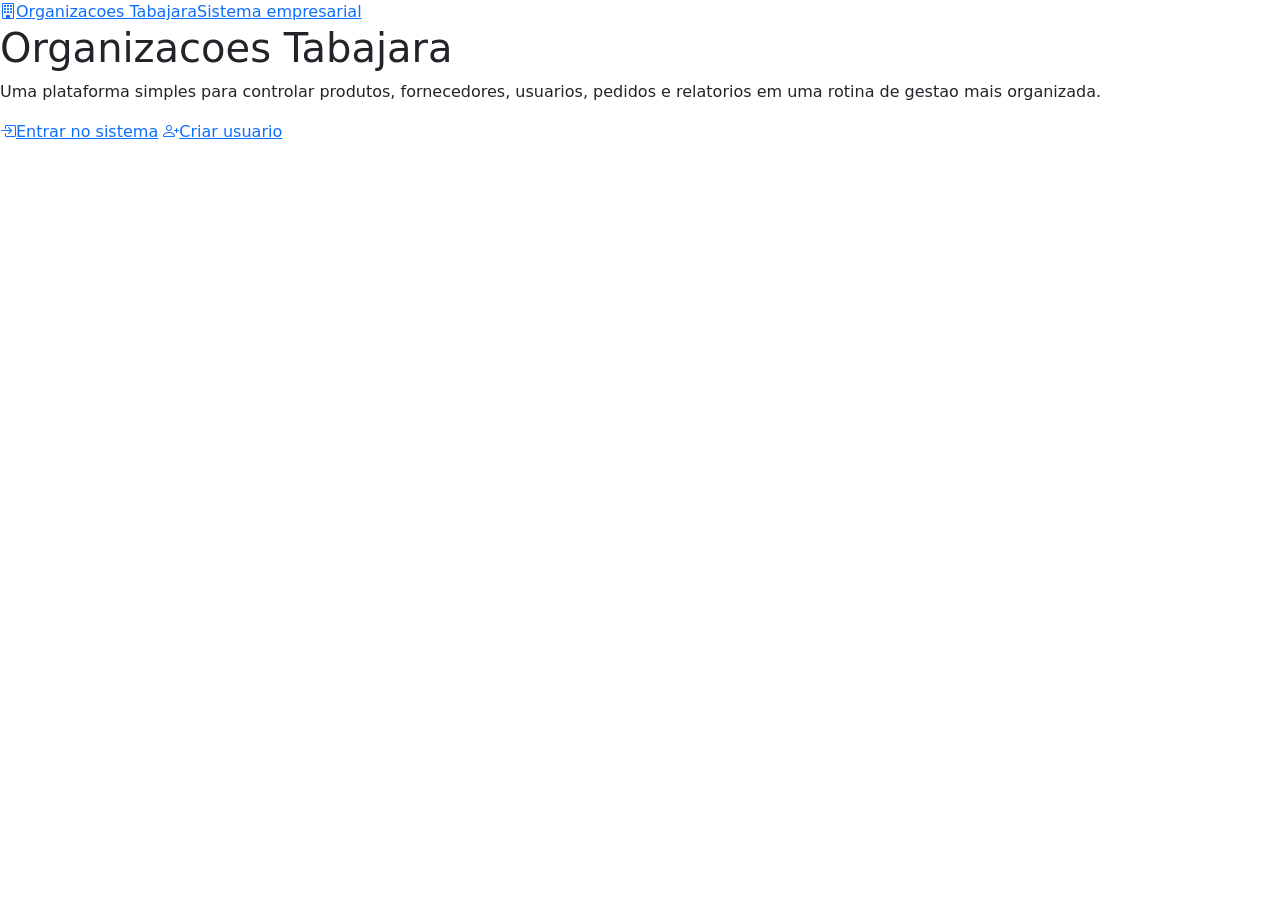
<file: src/main/resources/templates/index.html>
<!DOCTYPE html>
<html lang="pt-br" xmlns:th="http://www.thymeleaf.org">
<head>
    <meta charset="UTF-8">
    <meta name="viewport" content="width=device-width, initial-scale=1.0">
    <title>Organizacoes Tabajara - Sistema de Gestao</title>
    <link href="https://cdn.jsdelivr.net/npm/bootstrap@5.3.2/dist/css/bootstrap.min.css" rel="stylesheet">
    <link href="https://cdn.jsdelivr.net/npm/bootstrap-icons@1.11.1/font/bootstrap-icons.css" rel="stylesheet">
    <link href="https://fonts.googleapis.com/css2?family=Inter:wght@400;500;600;700;800;900&display=swap" rel="stylesheet">
    <link th:href="@{/css/tabajara.css}" rel="stylesheet">
</head>
<body>
<main class="public-hero">
    <div class="public-content">
        <a class="brand d-inline-flex border-0 p-0" th:href="@{/}">
            <span class="brand-mark"><i class="bi bi-building"></i></span>
            <span><span class="brand-name">Organizacoes Tabajara</span><span class="brand-subtitle">Sistema empresarial</span></span>
        </a>
        <h1>Organizacoes Tabajara</h1>
        <p>Uma plataforma simples para controlar produtos, fornecedores, usuarios, pedidos e relatorios em uma rotina de gestao mais organizada.</p>
        <div class="public-actions">
            <a class="action-button primary" th:href="@{/login}"><i class="bi bi-box-arrow-in-right"></i>Entrar no sistema</a>
            <a class="action-button" th:href="@{/usuarios/criar}"><i class="bi bi-person-plus"></i>Criar usuario</a>
        </div>
    </div>
</main>
</body>
</html>
</file>
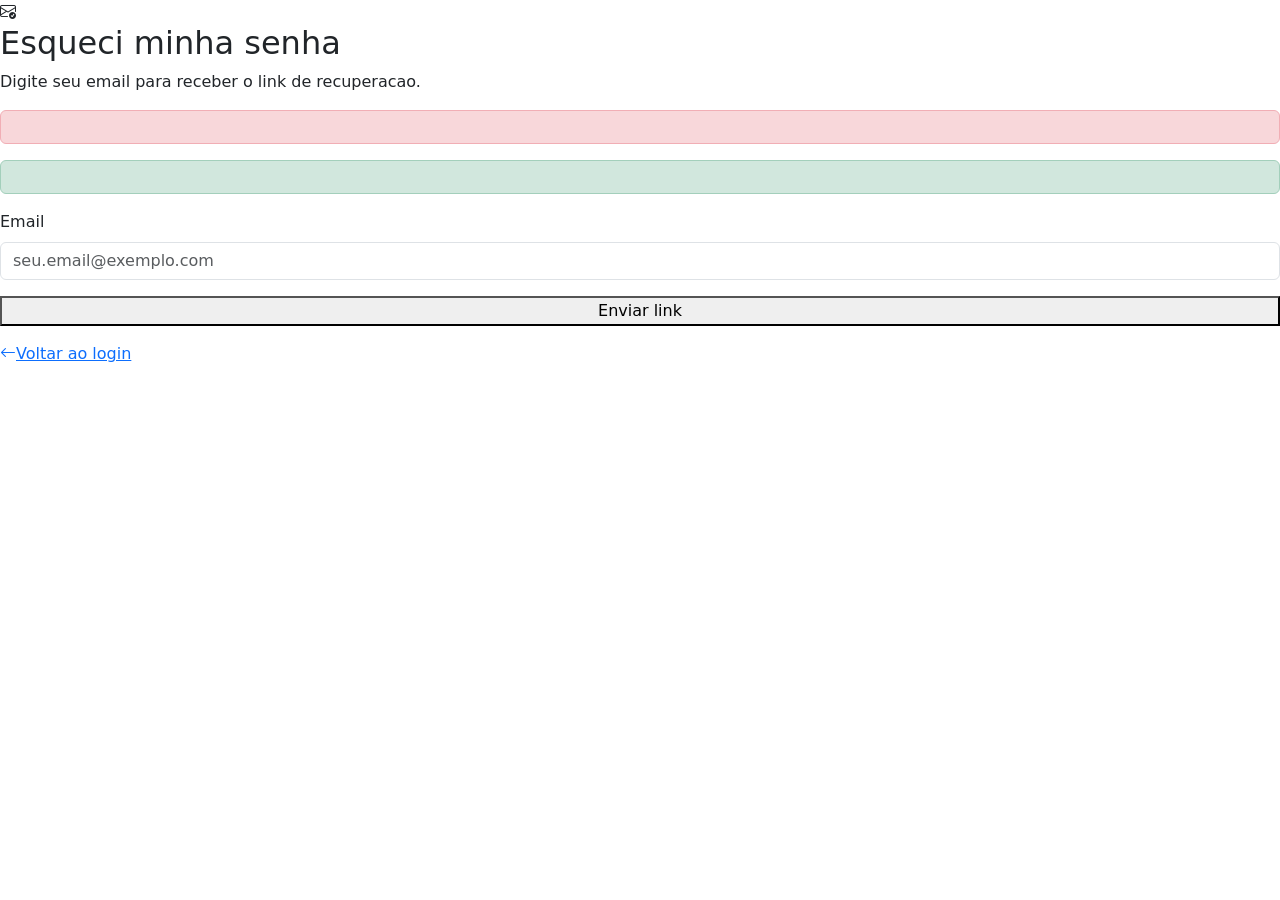
<file: src/main/resources/templates/esqueci-senha.html>
<!DOCTYPE html>
<html lang="pt-br" xmlns:th="http://www.thymeleaf.org">
<head>
    <meta charset="UTF-8">
    <meta name="viewport" content="width=device-width, initial-scale=1.0">
    <title>Recuperar Senha - Organizacoes Tabajara</title>
    <link href="https://cdn.jsdelivr.net/npm/bootstrap@5.3.2/dist/css/bootstrap.min.css" rel="stylesheet">
    <link href="https://cdn.jsdelivr.net/npm/bootstrap-icons@1.11.1/font/bootstrap-icons.css" rel="stylesheet">
    <link href="https://fonts.googleapis.com/css2?family=Inter:wght@400;500;600;700;800;900&display=swap" rel="stylesheet">
    <link th:href="@{/css/tabajara.css}" rel="stylesheet">
</head>
<body>
<main class="auth-page">
    
    <section class="auth-card-wrap">
        <div class="auth-card">
            <span class="auth-logo"><i class="bi bi-envelope-check"></i></span>
            <h2>Esqueci minha senha</h2>
            <p>Digite seu email para receber o link de recuperacao.</p>

            <div th:if="${erro}" class="alert alert-danger"><span th:text="${erro}"></span></div>
            <div th:if="${mensagem}" class="alert alert-success"><span th:text="${mensagem}"></span></div>

            <form th:action="@{/esqueci-senha}" method="post">
                <div class="mb-3">
                    <label class="form-label" for="email">Email</label>
                    <input class="form-control" type="email" id="email" name="email" placeholder="seu.email@exemplo.com" required>
                </div>
                <button type="submit" class="form-button primary w-100">Enviar link</button>
            </form>
            <div class="d-grid gap-2 mt-3">
                <a th:href="@{/login}" class="action-button"><i class="bi bi-arrow-left"></i>Voltar ao login</a>
            </div>
        </div>
    </section>
</main>
</body>
</html>
</file>
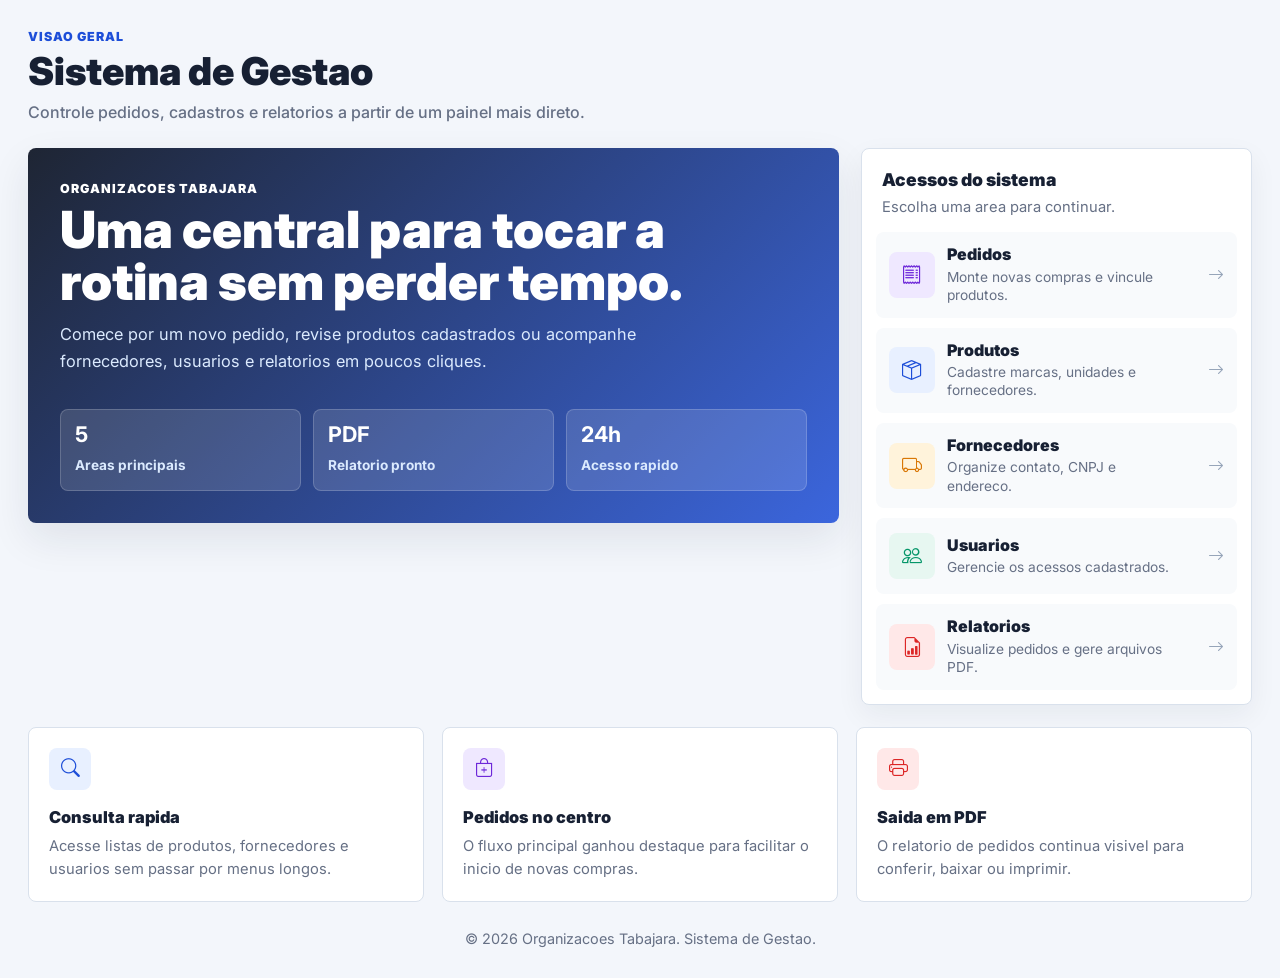
<file: src/main/resources/templates/home.html>
<!DOCTYPE html>
<html lang="pt-br" xmlns:th="http://www.thymeleaf.org">
<head>
    <meta charset="UTF-8">
    <meta name="viewport" content="width=device-width, initial-scale=1.0">
    <title>Home - Organizacoes Tabajara</title>

    <link href="https://cdn.jsdelivr.net/npm/bootstrap@5.3.2/dist/css/bootstrap.min.css" rel="stylesheet">
    <link href="https://cdn.jsdelivr.net/npm/bootstrap-icons@1.11.1/font/bootstrap-icons.css" rel="stylesheet">
    <link href="https://fonts.googleapis.com/css2?family=Inter:wght@300;400;500;600;700;800;900&display=swap" rel="stylesheet">

    <style>
        :root {
            --ink: #172033;
            --muted: #667085;
            --line: #d9e1ec;
            --panel: #ffffff;
            --page: #f3f6fb;
            --blue: #1d4ed8;
            --blue-soft: #e8f0ff;
            --green: #059669;
            --green-soft: #e7f7f1;
            --amber: #d97706;
            --amber-soft: #fff3db;
            --red: #dc2626;
            --red-soft: #ffe8e8;
            --violet: #6d28d9;
            --violet-soft: #efe8ff;
            --shadow: 0 16px 40px rgba(23, 32, 51, 0.09);
        }

        * {
            box-sizing: border-box;
        }

        body {
            min-height: 100vh;
            margin: 0;
            font-family: 'Inter', sans-serif;
            color: var(--ink);
            background: var(--page);
            overflow-x: hidden;
        }

        a {
            text-decoration: none;
        }

        .app-shell {
            min-height: 100vh;
            display: block;
        }

        .brand {
            display: flex;
            align-items: center;
            gap: 12px;
            padding: 8px 6px 18px;
            border-bottom: 1px solid rgba(255, 255, 255, 0.12);
        }

        .brand-mark {
            width: 44px;
            height: 44px;
            border-radius: 8px;
            display: inline-flex;
            align-items: center;
            justify-content: center;
            color: #ffffff;
            background: var(--blue);
            font-size: 1.35rem;
            flex: 0 0 auto;
        }

        .brand-name {
            display: block;
            font-size: 1rem;
            line-height: 1.2;
            font-weight: 900;
        }

        .brand-subtitle {
            display: block;
            color: #9ca3af;
            font-size: 0.78rem;
            margin-top: 2px;
            font-weight: 600;
        }

        .side-nav {
            display: grid;
            gap: 7px;
        }

        .side-link {
            min-height: 44px;
            border-radius: 8px;
            color: #d1d5db;
            display: flex;
            align-items: center;
            gap: 12px;
            padding: 10px 12px;
            font-weight: 700;
            transition: background 0.18s ease, color 0.18s ease;
        }

        .side-link i {
            width: 22px;
            color: #93c5fd;
            font-size: 1.05rem;
        }

        .side-link:hover,
        .side-link:focus,
        .side-link.active {
            color: #ffffff;
            background: rgba(255, 255, 255, 0.1);
        }

        .side-actions {
            margin-top: auto;
            display: grid;
            gap: 10px;
        }

        .side-button {
            min-height: 44px;
            border-radius: 8px;
            display: inline-flex;
            align-items: center;
            justify-content: center;
            gap: 8px;
            font-weight: 800;
            color: #ffffff;
            background: var(--blue);
        }

        .side-button:hover {
            color: #ffffff;
            background: #1e40af;
        }

        .logout-link {
            color: #cbd5e1;
            border: 1px solid rgba(255, 255, 255, 0.14);
            background: transparent;
        }

        .logout-link:hover {
            color: #ffffff;
            background: rgba(255, 255, 255, 0.08);
        }

        .content {
            min-width: 0;
            padding: 28px;
        }

        .topbar {
            min-height: 64px;
            display: flex;
            align-items: center;
            justify-content: space-between;
            gap: 16px;
            margin-bottom: 24px;
        }

        .mobile-menu {
            display: none;
        }

        .eyebrow {
            color: var(--blue);
            font-size: 0.78rem;
            font-weight: 900;
            letter-spacing: 0.08em;
            text-transform: uppercase;
            margin-bottom: 4px;
        }

        .topbar h1 {
            font-size: clamp(1.75rem, 3vw, 2.55rem);
            line-height: 1.08;
            margin: 0;
            font-weight: 900;
            letter-spacing: 0;
        }

        .topbar p {
            margin: 8px 0 0;
            color: var(--muted);
            font-weight: 500;
        }

        .quick-actions {
            display: flex;
            flex-wrap: wrap;
            justify-content: flex-end;
            gap: 10px;
        }

        .action-button {
            min-height: 44px;
            border-radius: 8px;
            display: inline-flex;
            align-items: center;
            justify-content: center;
            gap: 8px;
            padding: 10px 15px;
            font-weight: 800;
            color: var(--ink);
            background: var(--panel);
            border: 1px solid var(--line);
            box-shadow: 0 8px 18px rgba(23, 32, 51, 0.05);
        }

        .action-button.primary {
            color: #ffffff;
            background: var(--blue);
            border-color: var(--blue);
        }

        .action-button:hover {
            color: var(--blue);
            border-color: #b8caf0;
        }

        .action-button.primary:hover {
            color: #ffffff;
            background: #1e40af;
        }

        .dashboard-grid {
            display: grid;
            grid-template-columns: minmax(0, 1.35fr) minmax(320px, 0.65fr);
            gap: 22px;
            align-items: start;
        }

        .hero-panel {
            min-height: 360px;
            border-radius: 8px;
            background: linear-gradient(135deg, rgba(17, 24, 39, 0.94), rgba(29, 78, 216, 0.86));
            color: #ffffff;
            padding: 32px;
            box-shadow: var(--shadow);
            display: flex;
            flex-direction: column;
            justify-content: space-between;
            overflow: hidden;
        }

        .hero-panel h2 {
            max-width: 720px;
            font-size: clamp(2rem, 4vw, 3.75rem);
            line-height: 1.02;
            margin: 0 0 14px;
            font-weight: 900;
        }

        .hero-panel p {
            max-width: 610px;
            color: #dbeafe;
            font-size: 1.02rem;
            line-height: 1.65;
            margin: 0;
        }

        .hero-actions {
            display: flex;
            flex-wrap: wrap;
            gap: 10px;
            margin-top: 26px;
        }

        .hero-button {
            min-height: 46px;
            border-radius: 8px;
            padding: 11px 16px;
            display: inline-flex;
            align-items: center;
            justify-content: center;
            gap: 8px;
            color: #111827;
            background: #ffffff;
            font-weight: 900;
        }

        .hero-button.secondary {
            color: #ffffff;
            background: rgba(255, 255, 255, 0.14);
            border: 1px solid rgba(255, 255, 255, 0.24);
        }

        .hero-button:hover {
            color: var(--blue);
        }

        .hero-button.secondary:hover {
            color: #ffffff;
            background: rgba(255, 255, 255, 0.2);
        }

        .hero-strip {
            display: grid;
            grid-template-columns: repeat(3, 1fr);
            gap: 12px;
            margin-top: 34px;
        }

        .strip-item {
            border-radius: 8px;
            padding: 14px;
            background: rgba(255, 255, 255, 0.13);
            border: 1px solid rgba(255, 255, 255, 0.18);
        }

        .strip-item strong {
            display: block;
            font-size: 1.35rem;
            line-height: 1;
            margin-bottom: 6px;
        }

        .strip-item span {
            color: #dbeafe;
            font-size: 0.85rem;
            font-weight: 700;
        }

        .panel {
            background: var(--panel);
            border: 1px solid var(--line);
            border-radius: 8px;
            box-shadow: 0 10px 28px rgba(23, 32, 51, 0.06);
        }

        .panel-header {
            padding: 20px 20px 0;
        }

        .panel-header h2 {
            font-size: 1.1rem;
            margin: 0;
            font-weight: 900;
        }

        .panel-header p {
            color: var(--muted);
            margin: 6px 0 0;
            font-size: 0.92rem;
        }

        .module-list {
            padding: 14px;
            display: grid;
            gap: 10px;
        }

        .module-row {
            min-height: 76px;
            border-radius: 8px;
            border: 1px solid transparent;
            color: var(--ink);
            background: #f8fafc;
            padding: 12px;
            display: grid;
            grid-template-columns: 46px minmax(0, 1fr) 28px;
            gap: 12px;
            align-items: center;
            transition: background 0.18s ease, border-color 0.18s ease, transform 0.18s ease;
        }

        .module-row:hover {
            color: var(--ink);
            background: #ffffff;
            border-color: var(--line);
            transform: translateX(3px);
        }

        .module-icon {
            width: 46px;
            height: 46px;
            border-radius: 8px;
            display: inline-flex;
            align-items: center;
            justify-content: center;
            font-size: 1.25rem;
            color: var(--module-color);
            background: var(--module-bg);
        }

        .module-row h3 {
            margin: 0 0 3px;
            font-size: 1rem;
            font-weight: 900;
        }

        .module-row p {
            margin: 0;
            color: var(--muted);
            font-size: 0.86rem;
            line-height: 1.35;
        }

        .row-arrow {
            color: #94a3b8;
            text-align: right;
        }

        .pedidos {
            --module-color: var(--violet);
            --module-bg: var(--violet-soft);
        }

        .produtos {
            --module-color: var(--blue);
            --module-bg: var(--blue-soft);
        }

        .fornecedores {
            --module-color: var(--amber);
            --module-bg: var(--amber-soft);
        }

        .usuarios {
            --module-color: var(--green);
            --module-bg: var(--green-soft);
        }

        .relatorios {
            --module-color: var(--red);
            --module-bg: var(--red-soft);
        }

        .wide-section {
            margin-top: 22px;
            display: grid;
            grid-template-columns: repeat(3, 1fr);
            gap: 18px;
        }

        .info-card {
            min-height: 150px;
            padding: 20px;
            background: var(--panel);
            border: 1px solid var(--line);
            border-radius: 8px;
        }

        .info-card i {
            width: 42px;
            height: 42px;
            border-radius: 8px;
            display: inline-flex;
            align-items: center;
            justify-content: center;
            margin-bottom: 18px;
            color: var(--module-color);
            background: var(--module-bg);
            font-size: 1.18rem;
        }

        .info-card h3 {
            font-size: 1.02rem;
            font-weight: 900;
            margin: 0 0 8px;
        }

        .info-card p {
            color: var(--muted);
            margin: 0;
            line-height: 1.55;
            font-size: 0.92rem;
        }

        .footer {
            color: var(--muted);
            padding: 26px 0 0;
            text-align: center;
            font-size: 0.9rem;
        }

        @media (max-width: 1100px) {
            .app-shell {
                grid-template-columns: 1fr;
            }

            .sidebar {
                position: static;
                height: auto;
                padding: 14px 18px;
            }

            .brand {
                padding-bottom: 12px;
            }

            .side-nav,
            .side-actions {
                display: none;
            }

            .mobile-menu {
                display: flex;
                flex-wrap: wrap;
                gap: 8px;
                margin-bottom: 18px;
            }

            .mobile-menu .side-link {
                color: var(--ink);
                background: #ffffff;
                border: 1px solid var(--line);
            }

            .mobile-menu .side-link i {
                color: var(--blue);
            }
        }

        @media (max-width: 920px) {
            .content {
                padding: 20px;
            }

            .topbar,
            .dashboard-grid {
                grid-template-columns: 1fr;
                display: grid;
            }

            .quick-actions {
                justify-content: flex-start;
            }

            .dashboard-grid {
                grid-template-columns: 1fr;
            }

            .wide-section {
                grid-template-columns: 1fr;
            }
        }

        @media (max-width: 620px) {
            .content {
                padding: 14px;
            }

            .hero-panel {
                min-height: auto;
                padding: 24px;
            }

            .hero-strip {
                grid-template-columns: 1fr;
            }

            .quick-actions,
            .action-button,
            .hero-button,
            .mobile-menu .side-link {
                width: 100%;
            }

            .module-row {
                grid-template-columns: 42px minmax(0, 1fr);
            }

            .row-arrow {
                display: none;
            }
        }
    </style>
</head>
<body>
<div class="app-shell">
    

    <main class="content">

        <header class="topbar">
            <div>
                <div class="eyebrow">Visao geral</div>
                <h1>Sistema de Gestao</h1>
                <p>Controle pedidos, cadastros e relatorios a partir de um painel mais direto.</p>
            </div>

        </header>

        <section class="dashboard-grid">
            <div class="hero-panel">
                <div>
                    <div class="eyebrow text-white">Organizacoes Tabajara</div>
                    <h2>Uma central para tocar a rotina sem perder tempo.</h2>
                    <p>Comece por um novo pedido, revise produtos cadastrados ou acompanhe fornecedores, usuarios e relatorios em poucos cliques.</p>

                    
                </div>

                <div class="hero-strip" aria-label="Resumo do painel">
                    <div class="strip-item">
                        <strong>5</strong>
                        <span>Areas principais</span>
                    </div>
                    <div class="strip-item">
                        <strong>PDF</strong>
                        <span>Relatorio pronto</span>
                    </div>
                    <div class="strip-item">
                        <strong>24h</strong>
                        <span>Acesso rapido</span>
                    </div>
                </div>
            </div>

            <aside class="panel">
                <div class="panel-header">
                    <h2>Acessos do sistema</h2>
                    <p>Escolha uma area para continuar.</p>
                </div>

                <div class="module-list">
                    <a th:href="@{/pedidos/criar}" class="module-row pedidos">
                        <span class="module-icon"><i class="bi bi-receipt"></i></span>
                        <span>
                            <h3>Pedidos</h3>
                            <p>Monte novas compras e vincule produtos.</p>
                        </span>
                        <i class="bi bi-arrow-right row-arrow"></i>
                    </a>

                    <a th:href="@{/produtos/listar}" class="module-row produtos">
                        <span class="module-icon"><i class="bi bi-box-seam"></i></span>
                        <span>
                            <h3>Produtos</h3>
                            <p>Cadastre marcas, unidades e fornecedores.</p>
                        </span>
                        <i class="bi bi-arrow-right row-arrow"></i>
                    </a>

                    <a th:href="@{/fornecedores/listar}" class="module-row fornecedores">
                        <span class="module-icon"><i class="bi bi-truck"></i></span>
                        <span>
                            <h3>Fornecedores</h3>
                            <p>Organize contato, CNPJ e endereco.</p>
                        </span>
                        <i class="bi bi-arrow-right row-arrow"></i>
                    </a>

                    <a th:href="@{/usuarios/listar}" class="module-row usuarios">
                        <span class="module-icon"><i class="bi bi-people"></i></span>
                        <span>
                            <h3>Usuarios</h3>
                            <p>Gerencie os acessos cadastrados.</p>
                        </span>
                        <i class="bi bi-arrow-right row-arrow"></i>
                    </a>

                    <a th:href="@{/relatorios/pedidos}" class="module-row relatorios">
                        <span class="module-icon"><i class="bi bi-file-earmark-bar-graph"></i></span>
                        <span>
                            <h3>Relatorios</h3>
                            <p>Visualize pedidos e gere arquivos PDF.</p>
                        </span>
                        <i class="bi bi-arrow-right row-arrow"></i>
                    </a>
                </div>
            </aside>
        </section>

        <section class="wide-section" aria-label="Atalhos">
            <article class="info-card produtos">
                <i class="bi bi-search"></i>
                <h3>Consulta rapida</h3>
                <p>Acesse listas de produtos, fornecedores e usuarios sem passar por menus longos.</p>
            </article>

            <article class="info-card pedidos">
                <i class="bi bi-bag-plus"></i>
                <h3>Pedidos no centro</h3>
                <p>O fluxo principal ganhou destaque para facilitar o inicio de novas compras.</p>
            </article>

            <article class="info-card relatorios">
                <i class="bi bi-printer"></i>
                <h3>Saida em PDF</h3>
                <p>O relatorio de pedidos continua visivel para conferir, baixar ou imprimir.</p>
            </article>
        </section>

        <footer class="footer">
            <p class="mb-0">&copy; 2026 Organizacoes Tabajara. Sistema de Gestao.</p>
        </footer>
    </main>
</div>

<script src="https://cdn.jsdelivr.net/npm/bootstrap@5.3.2/dist/js/bootstrap.bundle.min.js"></script>
</body>
</html>
</file>
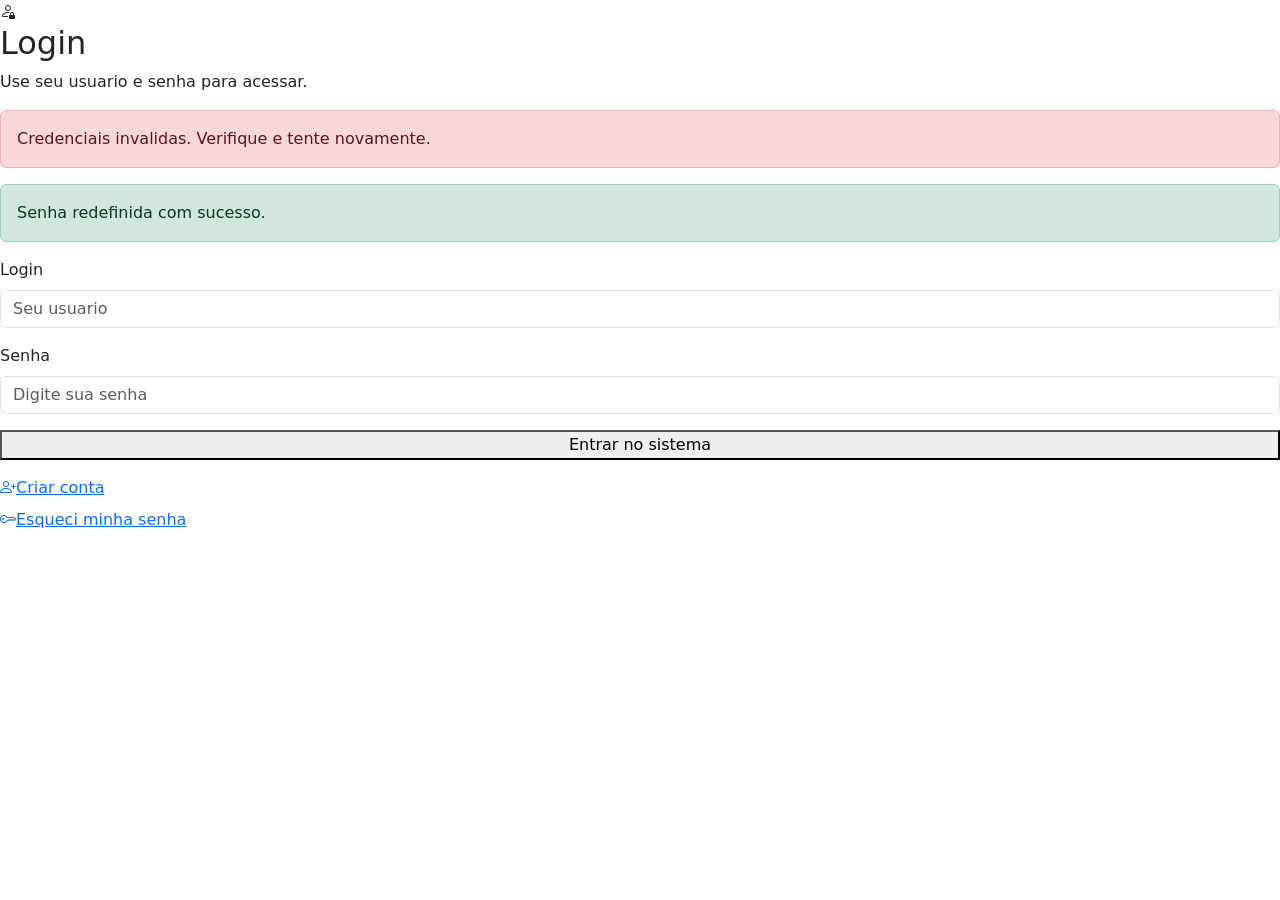
<file: src/main/resources/templates/login.html>
<!DOCTYPE html>
<html xmlns:th="http://www.thymeleaf.org" lang="pt-br">
<head>
    <meta charset="UTF-8">
    <meta name="viewport" content="width=device-width, initial-scale=1.0">
    <title>Login - Organizacoes Tabajara</title>
    <link href="https://cdn.jsdelivr.net/npm/bootstrap@5.3.2/dist/css/bootstrap.min.css" rel="stylesheet">
    <link href="https://cdn.jsdelivr.net/npm/bootstrap-icons@1.11.1/font/bootstrap-icons.css" rel="stylesheet">
    <link href="https://fonts.googleapis.com/css2?family=Inter:wght@400;500;600;700;800;900&display=swap" rel="stylesheet">
    <link th:href="@{/css/tabajara.css}" rel="stylesheet">
</head>
<body>
<main class="auth-page">
    
    <section class="auth-card-wrap">
        <div class="auth-card">
            <span class="auth-logo"><i class="bi bi-person-lock"></i></span>
            <h2>Login</h2>
            <p>Use seu usuario e senha para acessar.</p>

            <div th:if="${param.error}" class="alert alert-danger">Credenciais invalidas. Verifique e tente novamente.</div>
            <div th:if="${param.resetSucesso}" class="alert alert-success">Senha redefinida com sucesso.</div>

            <form th:action="@{/login}" method="post">
                <div class="mb-3">
                    <label class="form-label" for="username">Login</label>
                    <input class="form-control" type="text" id="username" name="username" placeholder="Seu usuario" required>
                </div>
                <div class="mb-3">
                    <label class="form-label" for="password">Senha</label>
                    <input class="form-control" type="password" id="password" name="password" placeholder="Digite sua senha" required>
                </div>
                <button type="submit" class="form-button primary w-100">Entrar no sistema</button>
            </form>

            <div class="d-grid gap-2 mt-3">
                <a th:href="@{/usuarios/criar}" class="action-button"><i class="bi bi-person-plus"></i>Criar conta</a>
                <a th:href="@{/esqueci-senha}" class="action-button"><i class="bi bi-key"></i>Esqueci minha senha</a>
            </div>
        </div>
    </section>
</main>
</body>
</html>
</file>
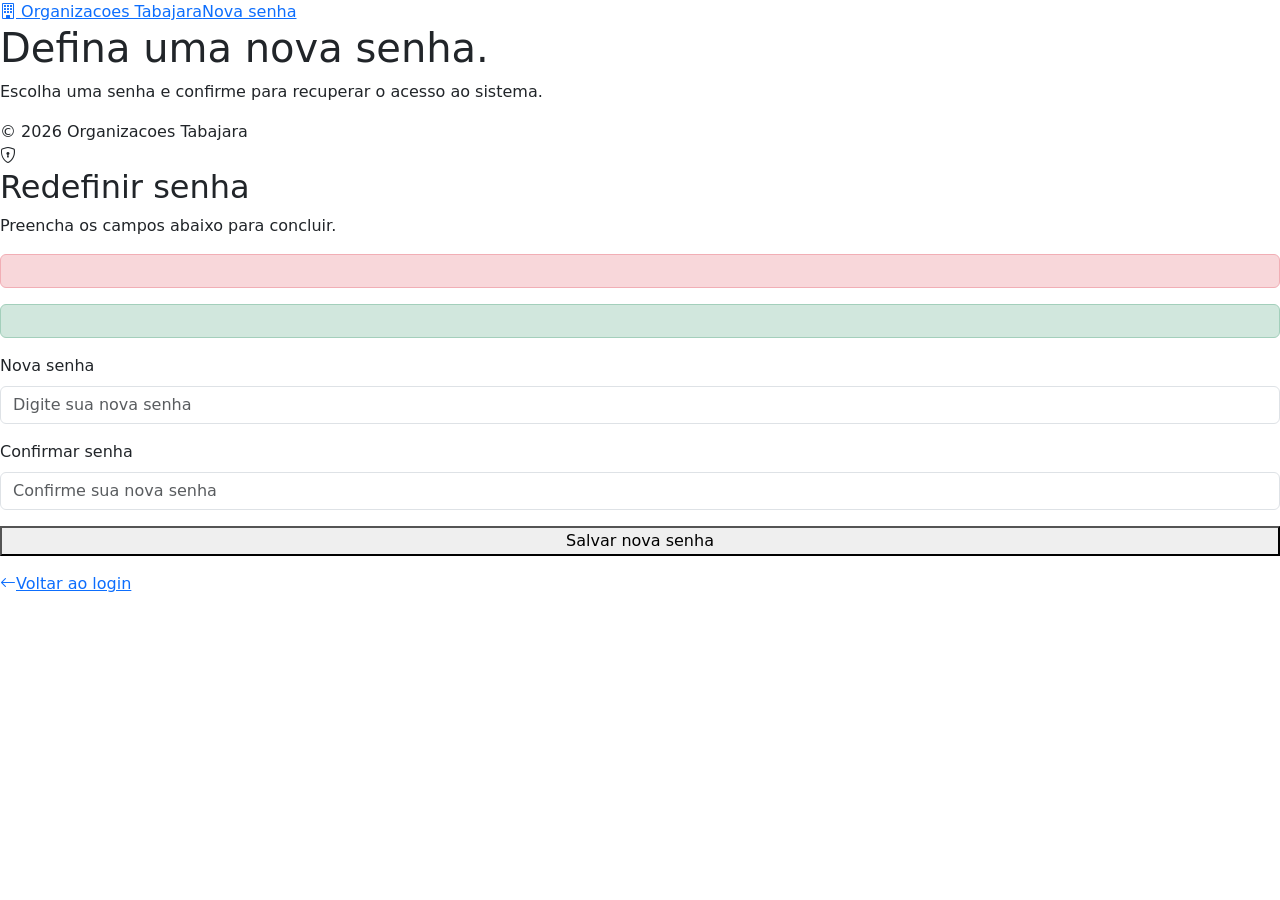
<file: src/main/resources/templates/redefinir-senha.html>
<!DOCTYPE html>
<html lang="pt-br" xmlns:th="http://www.thymeleaf.org">
<head>
    <meta charset="UTF-8">
    <meta name="viewport" content="width=device-width, initial-scale=1.0">
    <title>Redefinir Senha - Organizacoes Tabajara</title>
    <link href="https://cdn.jsdelivr.net/npm/bootstrap@5.3.2/dist/css/bootstrap.min.css" rel="stylesheet">
    <link href="https://cdn.jsdelivr.net/npm/bootstrap-icons@1.11.1/font/bootstrap-icons.css" rel="stylesheet">
    <link href="https://fonts.googleapis.com/css2?family=Inter:wght@400;500;600;700;800;900&display=swap" rel="stylesheet">
    <link th:href="@{/css/tabajara.css}" rel="stylesheet">
</head>
<body>
<main class="auth-page">
    <section class="auth-hero">
        <a class="brand border-0 p-0" th:href="@{/}">
            <span class="brand-mark"><i class="bi bi-building"></i></span>
            <span><span class="brand-name">Organizacoes Tabajara</span><span class="brand-subtitle">Nova senha</span></span>
        </a>
        <div>
            <h1>Defina uma nova senha.</h1>
            <p>Escolha uma senha e confirme para recuperar o acesso ao sistema.</p>
        </div>
        <span class="brand-subtitle">&copy; 2026 Organizacoes Tabajara</span>
    </section>
    <section class="auth-card-wrap">
        <div class="auth-card">
            <span class="auth-logo"><i class="bi bi-shield-lock"></i></span>
            <h2>Redefinir senha</h2>
            <p>Preencha os campos abaixo para concluir.</p>

            <div th:if="${erro}" class="alert alert-danger"><span th:text="${erro}"></span></div>
            <div th:if="${mensagem}" class="alert alert-success"><span th:text="${mensagem}"></span></div>

            <form th:action="@{/redefinir-senha}" method="post">
                <input type="hidden" name="token" th:value="${token}">
                <div class="mb-3">
                    <label class="form-label" for="novaSenha">Nova senha</label>
                    <input class="form-control" type="password" id="novaSenha" name="novaSenha" placeholder="Digite sua nova senha" required>
                </div>
                <div class="mb-3">
                    <label class="form-label" for="confirmarSenha">Confirmar senha</label>
                    <input class="form-control" type="password" id="confirmarSenha" name="confirmarSenha" placeholder="Confirme sua nova senha" required>
                </div>
                <button type="submit" class="form-button primary w-100">Salvar nova senha</button>
            </form>
            <div class="d-grid gap-2 mt-3">
                <a th:href="@{/login}" class="action-button"><i class="bi bi-arrow-left"></i>Voltar ao login</a>
            </div>
        </div>
    </section>
</main>
</body>
</html>
</file>
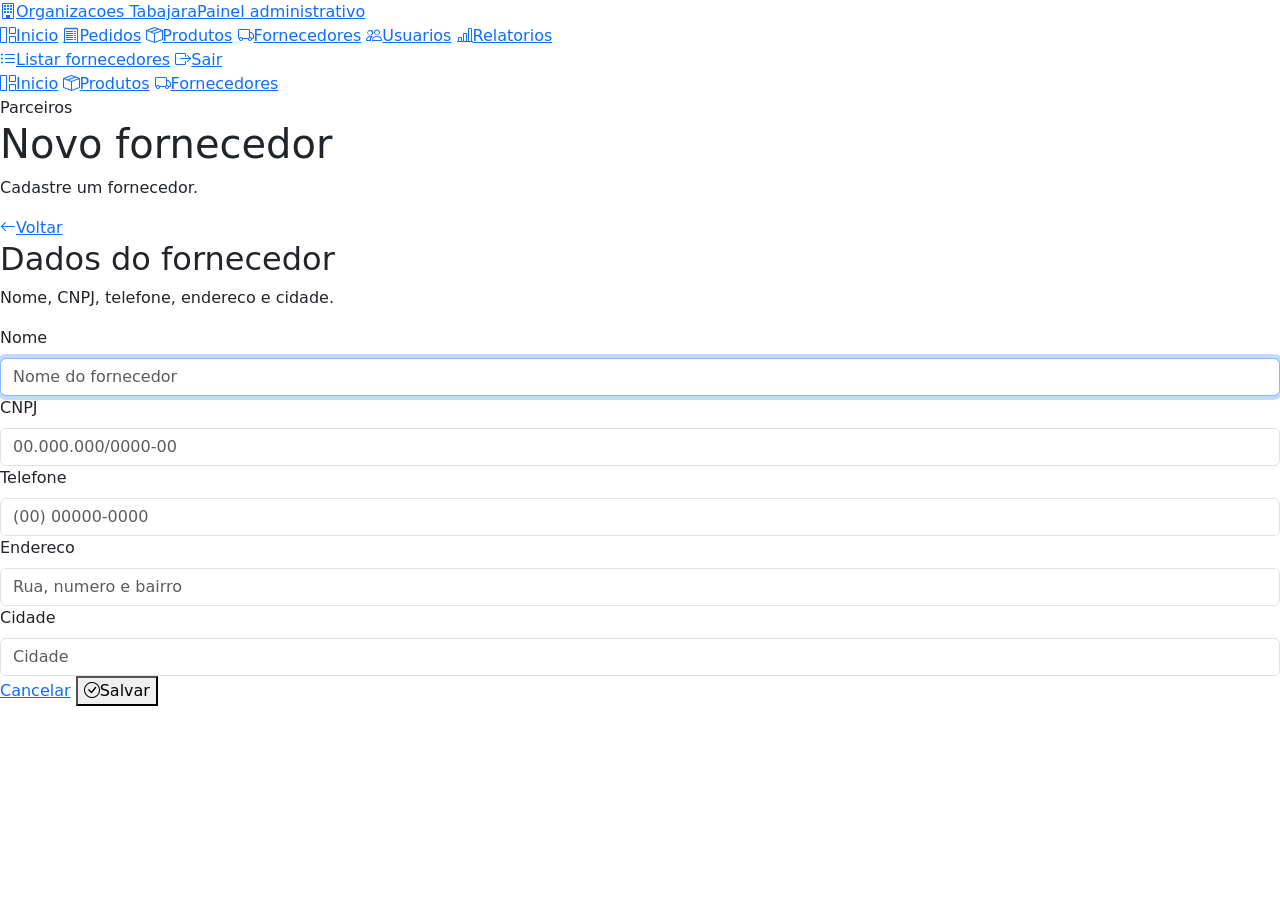
<file: src/main/resources/templates/fornecedores/formularioFornecedor.html>
<!DOCTYPE html>
<html lang="pt-br" xmlns:th="http://www.thymeleaf.org">
<head>
    <meta charset="UTF-8">
    <meta name="viewport" content="width=device-width, initial-scale=1.0">
    <title>Fornecedor - Organizacoes Tabajara</title>
    <link href="https://cdn.jsdelivr.net/npm/bootstrap@5.3.2/dist/css/bootstrap.min.css" rel="stylesheet">
    <link href="https://cdn.jsdelivr.net/npm/bootstrap-icons@1.11.1/font/bootstrap-icons.css" rel="stylesheet">
    <link href="https://fonts.googleapis.com/css2?family=Inter:wght@400;500;600;700;800;900&display=swap" rel="stylesheet">
    <link th:href="@{/css/tabajara.css}" rel="stylesheet">
</head>
<body>
<div class="app-shell">
    <aside class="sidebar">
        <a class="brand" th:href="@{/home}"><span class="brand-mark"><i class="bi bi-building"></i></span><span><span class="brand-name">Organizacoes Tabajara</span><span class="brand-subtitle">Painel administrativo</span></span></a>
        <nav class="side-nav">
            <a class="side-link" th:href="@{/home}"><i class="bi bi-grid-1x2"></i>Inicio</a>
            <a class="side-link" th:href="@{/pedidos/criar}"><i class="bi bi-receipt-cutoff"></i>Pedidos</a>
            <a class="side-link" th:href="@{/produtos/listar}"><i class="bi bi-box-seam"></i>Produtos</a>
            <a class="side-link active" th:href="@{/fornecedores/listar}"><i class="bi bi-truck"></i>Fornecedores</a>
            <a class="side-link" th:href="@{/usuarios/listar}"><i class="bi bi-people"></i>Usuarios</a>
            <a class="side-link" th:href="@{/relatorios/pedidos}"><i class="bi bi-bar-chart-line"></i>Relatorios</a>
        </nav>
        <div class="side-actions">
            <a class="side-button" th:href="@{/fornecedores/listar}"><i class="bi bi-list-ul"></i>Listar fornecedores</a>
            <a class="side-button logout-link" th:href="@{/logout}"><i class="bi bi-box-arrow-right"></i>Sair</a>
        </div>
    </aside>
    <main class="content">
        <nav class="mobile-menu">
            <a class="side-link" th:href="@{/home}"><i class="bi bi-grid-1x2"></i>Inicio</a>
            <a class="side-link" th:href="@{/produtos/listar}"><i class="bi bi-box-seam"></i>Produtos</a>
            <a class="side-link" th:href="@{/fornecedores/listar}"><i class="bi bi-truck"></i>Fornecedores</a>
        </nav>
        <header class="page-top">
            <div>
                <div class="eyebrow">Parceiros</div>
                <h1 class="page-title" th:text="${fornecedor.idFornecedor != null} ? 'Editar fornecedor' : 'Novo fornecedor'">Novo fornecedor</h1>
                <p class="page-subtitle" th:text="${fornecedor.idFornecedor != null} ? 'Atualize os dados do fornecedor selecionado.' : 'Cadastre um fornecedor para vincular aos produtos.'">Cadastre um fornecedor.</p>
            </div>
            <div class="page-actions"><a class="action-button" th:href="@{/fornecedores/listar}"><i class="bi bi-arrow-left"></i>Voltar</a></div>
        </header>

        <section class="panel">
            <div class="panel-header">
                <h2 class="panel-title">Dados do fornecedor</h2>
                <p class="panel-subtitle">Nome, CNPJ, telefone, endereco e cidade.</p>
            </div>
            <div class="panel-body">
                <form th:action="@{/fornecedores/salvar}" method="POST" th:object="${fornecedor}">
                    <input type="hidden" th:field="*{idFornecedor}">
                    <div class="form-grid">
                        <div class="full">
                            <label class="form-label" for="nomeFornecedor">Nome</label>
                            <input class="form-control" id="nomeFornecedor" type="text" th:field="*{nomeFornecedor}" placeholder="Nome do fornecedor" required>
                        </div>
                        <div>
                            <label class="form-label" for="cnpjFornecedor">CNPJ</label>
                            <input class="form-control" id="cnpjFornecedor" type="text" th:field="*{cnpjFornecedor}" placeholder="00.000.000/0000-00" required>
                        </div>
                        <div>
                            <label class="form-label" for="telefoneFornecedor">Telefone</label>
                            <input class="form-control" id="telefoneFornecedor" type="text" th:field="*{telefoneFornecedor}" placeholder="(00) 00000-0000" required>
                        </div>
                        <div>
                            <label class="form-label" for="enderecoFornecedor">Endereco</label>
                            <input class="form-control" id="enderecoFornecedor" type="text" th:field="*{enderecoFornecedor}" placeholder="Rua, numero e bairro" required>
                        </div>
                        <div>
                            <label class="form-label" for="cidadeFornecedor">Cidade</label>
                            <input class="form-control" id="cidadeFornecedor" type="text" th:field="*{cidadeFornecedor}" placeholder="Cidade" required>
                        </div>
                    </div>
                    <div class="form-footer">
                        <a class="form-button" th:href="@{/fornecedores/listar}">Cancelar</a>
                        <button type="submit" class="form-button primary"><i class="bi bi-check-circle"></i><span th:text="${fornecedor.idFornecedor != null} ? 'Atualizar fornecedor' : 'Criar fornecedor'">Salvar</span></button>
                    </div>
                </form>
            </div>
        </section>
    </main>
</div>
<script>document.getElementById('nomeFornecedor')?.focus();</script>
</body>
</html>
</file>
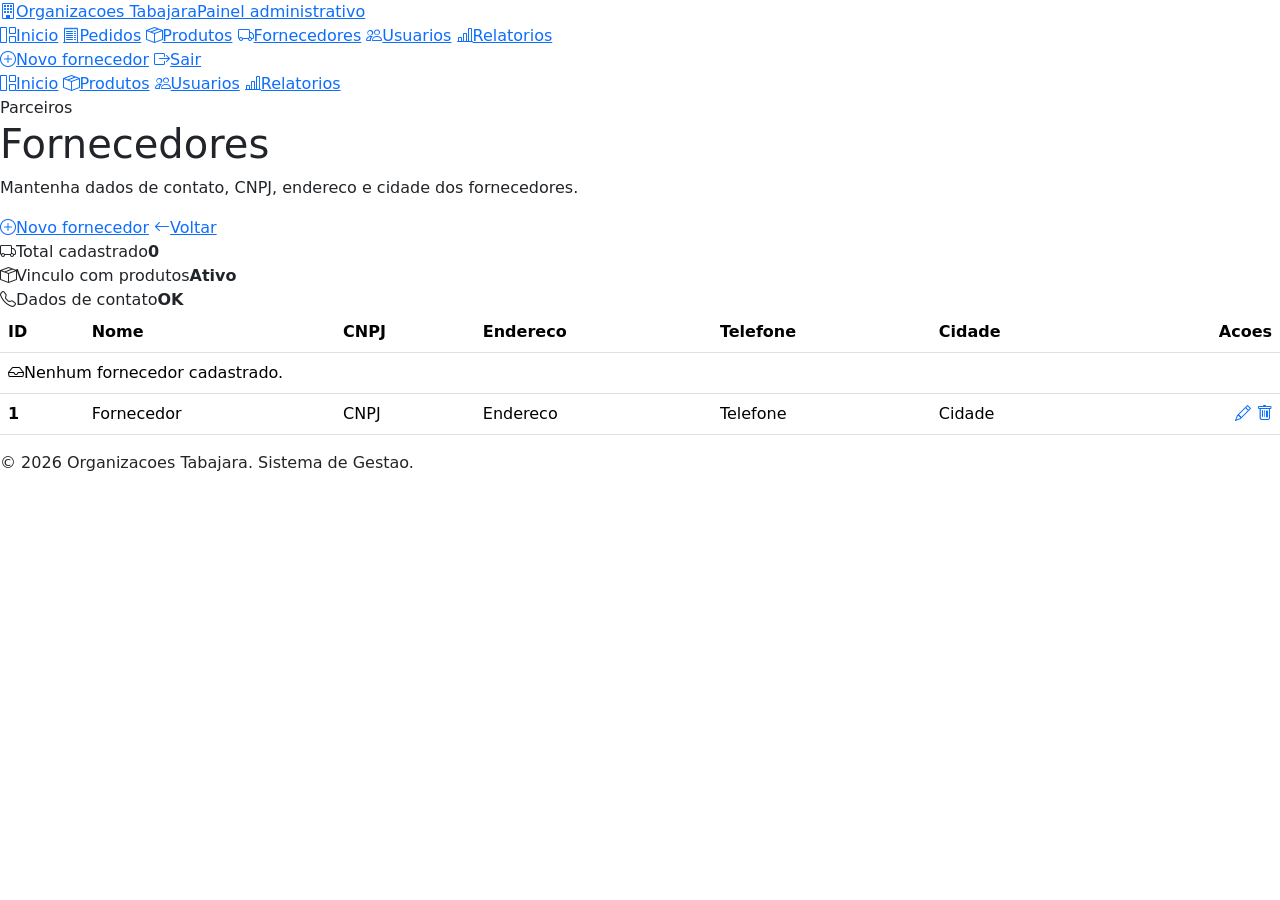
<file: src/main/resources/templates/fornecedores/listarFornecedores.html>
<!DOCTYPE html>
<html lang="pt-br" xmlns:th="http://www.thymeleaf.org">
<head>
    <meta charset="UTF-8">
    <meta name="viewport" content="width=device-width, initial-scale=1.0">
    <title>Fornecedores - Organizacoes Tabajara</title>
    <link href="https://cdn.jsdelivr.net/npm/bootstrap@5.3.2/dist/css/bootstrap.min.css" rel="stylesheet">
    <link href="https://cdn.jsdelivr.net/npm/bootstrap-icons@1.11.1/font/bootstrap-icons.css" rel="stylesheet">
    <link href="https://fonts.googleapis.com/css2?family=Inter:wght@400;500;600;700;800;900&display=swap" rel="stylesheet">
    <link th:href="@{/css/tabajara.css}" rel="stylesheet">
</head>
<body>
<div class="app-shell">
    <aside class="sidebar">
        <a class="brand" th:href="@{/home}"><span class="brand-mark"><i class="bi bi-building"></i></span><span><span class="brand-name">Organizacoes Tabajara</span><span class="brand-subtitle">Painel administrativo</span></span></a>
        <nav class="side-nav">
            <a class="side-link" th:href="@{/home}"><i class="bi bi-grid-1x2"></i>Inicio</a>
            <a class="side-link" th:href="@{/pedidos/criar}"><i class="bi bi-receipt-cutoff"></i>Pedidos</a>
            <a class="side-link" th:href="@{/produtos/listar}"><i class="bi bi-box-seam"></i>Produtos</a>
            <a class="side-link active" th:href="@{/fornecedores/listar}"><i class="bi bi-truck"></i>Fornecedores</a>
            <a class="side-link" th:href="@{/usuarios/listar}"><i class="bi bi-people"></i>Usuarios</a>
            <a class="side-link" th:href="@{/relatorios/pedidos}"><i class="bi bi-bar-chart-line"></i>Relatorios</a>
        </nav>
        <div class="side-actions">
            <a class="side-button" th:href="@{/fornecedores/criar}"><i class="bi bi-plus-circle"></i>Novo fornecedor</a>
            <a class="side-button logout-link" th:href="@{/logout}"><i class="bi bi-box-arrow-right"></i>Sair</a>
        </div>
    </aside>

    <main class="content">
        <nav class="mobile-menu">
            <a class="side-link" th:href="@{/home}"><i class="bi bi-grid-1x2"></i>Inicio</a>
            <a class="side-link" th:href="@{/produtos/listar}"><i class="bi bi-box-seam"></i>Produtos</a>
            <a class="side-link" th:href="@{/usuarios/listar}"><i class="bi bi-people"></i>Usuarios</a>
            <a class="side-link" th:href="@{/relatorios/pedidos}"><i class="bi bi-bar-chart-line"></i>Relatorios</a>
        </nav>
        <header class="page-top">
            <div>
                <div class="eyebrow">Parceiros</div>
                <h1 class="page-title">Fornecedores</h1>
                <p class="page-subtitle">Mantenha dados de contato, CNPJ, endereco e cidade dos fornecedores.</p>
            </div>
            <div class="page-actions">
                <a class="action-button primary" th:href="@{/fornecedores/criar}"><i class="bi bi-plus-circle"></i>Novo fornecedor</a>
                <a class="action-button" th:href="@{/home}"><i class="bi bi-arrow-left"></i>Voltar</a>
            </div>
        </header>

        <section class="summary-grid">
            <article class="summary-card fornecedores"><span class="module-icon"><i class="bi bi-truck"></i></span><span>Total cadastrado</span><strong th:text="${fornecedores != null ? fornecedores.size() : 0}">0</strong></article>
            <article class="summary-card produtos"><span class="module-icon"><i class="bi bi-box-seam"></i></span><span>Vinculo com produtos</span><strong>Ativo</strong></article>
            <article class="summary-card usuarios"><span class="module-icon"><i class="bi bi-telephone"></i></span><span>Dados de contato</span><strong>OK</strong></article>
        </section>

        <section class="panel table-card">
            <div class="table-responsive">
                <table class="table table-hover align-middle">
                    <thead>
                    <tr>
                        <th>ID</th>
                        <th>Nome</th>
                        <th>CNPJ</th>
                        <th>Endereco</th>
                        <th>Telefone</th>
                        <th>Cidade</th>
                        <th class="text-end">Acoes</th>
                    </tr>
                    </thead>
                    <tbody>
                    <tr th:if="${fornecedores == null || fornecedores.isEmpty()}">
                        <td colspan="7"><div class="empty-state"><i class="bi bi-inbox"></i>Nenhum fornecedor cadastrado.</div></td>
                    </tr>
                    <tr th:each="fornecedor : ${fornecedores}">
                        <td><strong th:text="${fornecedor.idFornecedor}">1</strong></td>
                        <td th:text="${fornecedor.nomeFornecedor}">Fornecedor</td>
                        <td th:text="${fornecedor.cnpjFornecedor}">CNPJ</td>
                        <td th:text="${fornecedor.enderecoFornecedor}">Endereco</td>
                        <td th:text="${fornecedor.telefoneFornecedor}">Telefone</td>
                        <td th:text="${fornecedor.cidadeFornecedor}">Cidade</td>
                        <td class="text-end">
                            <a class="table-button" th:href="@{/fornecedores/editar/{id}(id=${fornecedor.idFornecedor})}" title="Editar"><i class="bi bi-pencil"></i></a>
                            <a class="table-button danger" th:href="@{/fornecedores/excluir/{id}(id=${fornecedor.idFornecedor})}" onclick="return confirm('Excluir este fornecedor?')" title="Excluir"><i class="bi bi-trash"></i></a>
                        </td>
                    </tr>
                    </tbody>
                </table>
            </div>
        </section>
        <footer class="footer"><p class="mb-0">&copy; 2026 Organizacoes Tabajara. Sistema de Gestao.</p></footer>
    </main>
</div>
</body>
</html>
</file>
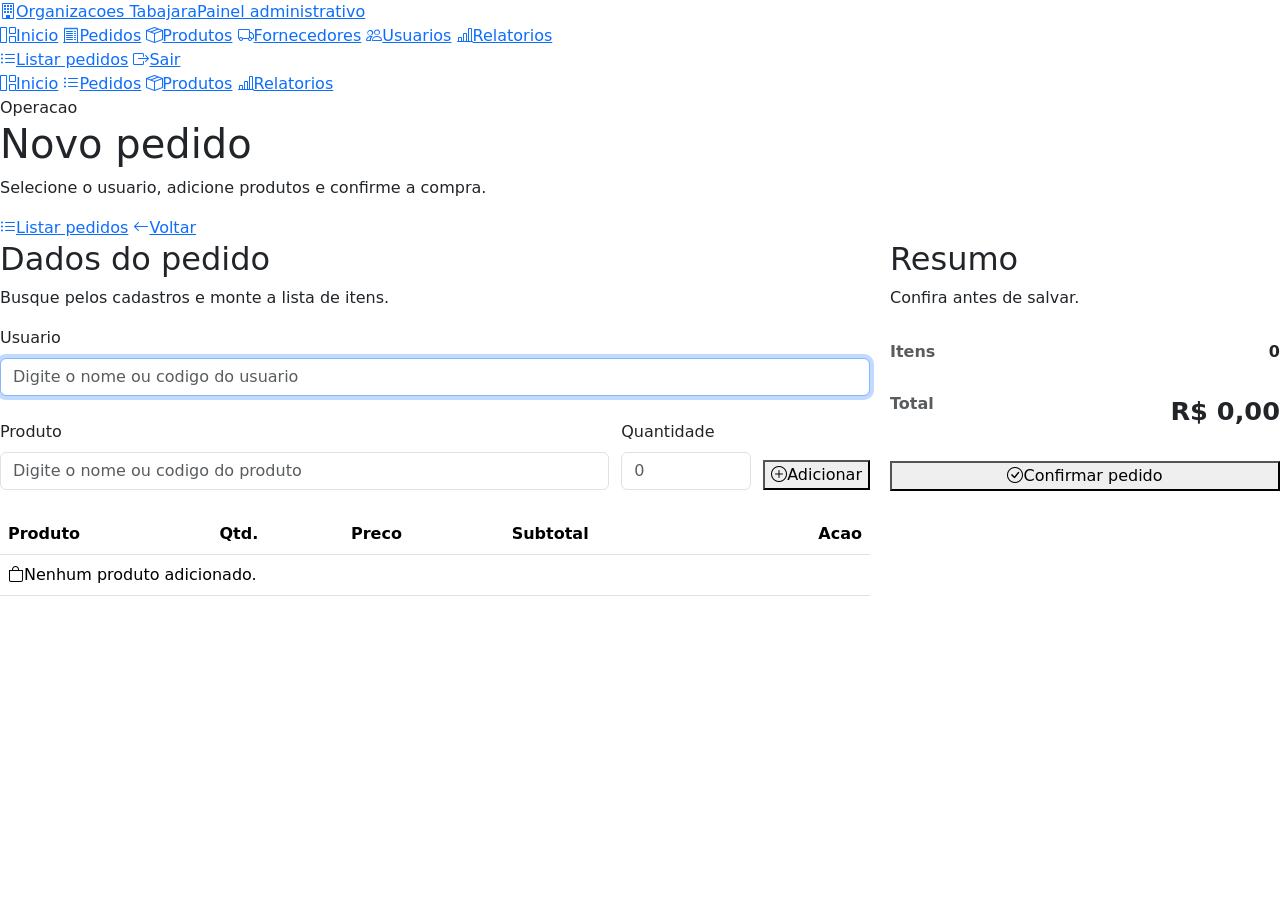
<file: src/main/resources/templates/pedido/formularioPedido.html>
<!DOCTYPE html>
<html lang="pt-br" xmlns:th="http://www.thymeleaf.org">
<head>
    <meta charset="UTF-8">
    <meta name="viewport" content="width=device-width, initial-scale=1.0">
    <title>Novo Pedido - Organizacoes Tabajara</title>
    <link href="https://cdn.jsdelivr.net/npm/bootstrap@5.3.2/dist/css/bootstrap.min.css" rel="stylesheet">
    <link href="https://cdn.jsdelivr.net/npm/bootstrap-icons@1.11.1/font/bootstrap-icons.css" rel="stylesheet">
    <link href="https://fonts.googleapis.com/css2?family=Inter:wght@400;500;600;700;800;900&display=swap" rel="stylesheet">
    <link th:href="@{/css/tabajara.css}" rel="stylesheet">
    <style>
        .order-grid {
            display: grid;
            grid-template-columns: minmax(0, 1fr) minmax(300px, 390px);
            gap: 20px;
            align-items: start;
        }

        .product-row {
            display: grid;
            grid-template-columns: minmax(0, 1fr) 130px auto;
            gap: 12px;
            align-items: end;
        }

        .summary-line {
            display: flex;
            justify-content: space-between;
            gap: 16px;
            padding: 14px 0;
            border-bottom: 1px solid var(--line);
        }

        .summary-line:last-child {
            border-bottom: 0;
        }

        .summary-value {
            font-size: 1.6rem;
            font-weight: 900;
        }

        @media (max-width: 980px) {
            .order-grid,
            .product-row {
                grid-template-columns: 1fr;
            }
        }
    </style>
</head>
<body>
<div class="app-shell">
    <aside class="sidebar">
        <a class="brand" th:href="@{/home}"><span class="brand-mark"><i class="bi bi-building"></i></span><span><span class="brand-name">Organizacoes Tabajara</span><span class="brand-subtitle">Painel administrativo</span></span></a>
        <nav class="side-nav">
            <a class="side-link" th:href="@{/home}"><i class="bi bi-grid-1x2"></i>Inicio</a>
            <a class="side-link active" th:href="@{/pedidos/criar}"><i class="bi bi-receipt-cutoff"></i>Pedidos</a>
            <a class="side-link" th:href="@{/produtos/listar}"><i class="bi bi-box-seam"></i>Produtos</a>
            <a class="side-link" th:href="@{/fornecedores/listar}"><i class="bi bi-truck"></i>Fornecedores</a>
            <a class="side-link" th:href="@{/usuarios/listar}"><i class="bi bi-people"></i>Usuarios</a>
            <a class="side-link" th:href="@{/relatorios/pedidos}"><i class="bi bi-bar-chart-line"></i>Relatorios</a>
        </nav>
        <div class="side-actions">
            <a class="side-button" th:href="@{/pedidos/listar}"><i class="bi bi-list-ul"></i>Listar pedidos</a>
            <a class="side-button logout-link" th:href="@{/logout}"><i class="bi bi-box-arrow-right"></i>Sair</a>
        </div>
    </aside>

    <main class="content">
        <nav class="mobile-menu">
            <a class="side-link" th:href="@{/home}"><i class="bi bi-grid-1x2"></i>Inicio</a>
            <a class="side-link" th:href="@{/pedidos/listar}"><i class="bi bi-list-ul"></i>Pedidos</a>
            <a class="side-link" th:href="@{/produtos/listar}"><i class="bi bi-box-seam"></i>Produtos</a>
            <a class="side-link" th:href="@{/relatorios/pedidos}"><i class="bi bi-bar-chart-line"></i>Relatorios</a>
        </nav>

        <header class="page-top">
            <div>
                <div class="eyebrow">Operacao</div>
                <h1 class="page-title">Novo pedido</h1>
                <p class="page-subtitle">Selecione o usuario, adicione produtos e confirme a compra.</p>
            </div>
            <div class="page-actions">
                <a class="action-button" th:href="@{/pedidos/listar}"><i class="bi bi-list-ul"></i>Listar pedidos</a>
                <a class="action-button" th:href="@{/home}"><i class="bi bi-arrow-left"></i>Voltar</a>
            </div>
        </header>

        <datalist id="listaUsuarios">
            <option th:each="u : ${usuarios}" th:value="${u.idUsuario + ' - ' + u.nomeUsuario}"></option>
        </datalist>
        <datalist id="listaProdutos">
            <option th:each="p : ${produtos}" th:value="${p.idProduto + ' - ' + p.descricaoProduto}" th:attr="data-preco=${p.valorProduto}"></option>
        </datalist>

        <div class="order-grid">
            <section class="panel">
                <div class="panel-header">
                    <h2 class="panel-title">Dados do pedido</h2>
                    <p class="panel-subtitle">Busque pelos cadastros e monte a lista de itens.</p>
                </div>
                <div class="panel-body">
                    <div class="mb-4">
                        <label for="usuario" class="form-label">Usuario</label>
                        <input type="text" class="form-control" list="listaUsuarios" id="usuario" placeholder="Digite o nome ou codigo do usuario">
                    </div>

                    <div class="product-row">
                        <div>
                            <label for="produto" class="form-label">Produto</label>
                            <input type="text" class="form-control" list="listaProdutos" id="produto" placeholder="Digite o nome ou codigo do produto">
                        </div>
                        <div>
                            <label for="quantidade" class="form-label">Quantidade</label>
                            <input type="number" class="form-control" id="quantidade" placeholder="0" min="1">
                        </div>
                        <button type="button" class="form-button primary" onclick="adicionarItem()"><i class="bi bi-plus-circle"></i>Adicionar</button>
                    </div>

                    <section class="panel table-card mt-4">
                        <div class="table-responsive">
                            <table class="table table-hover align-middle">
                                <thead>
                                <tr>
                                    <th>Produto</th>
                                    <th>Qtd.</th>
                                    <th>Preco</th>
                                    <th>Subtotal</th>
                                    <th class="text-end">Acao</th>
                                </tr>
                                </thead>
                                <tbody id="tabela-itens">
                                <tr><td colspan="5"><div class="empty-state"><i class="bi bi-bag"></i>Nenhum produto adicionado.</div></td></tr>
                                </tbody>
                            </table>
                        </div>
                    </section>
                </div>
            </section>

            <aside class="panel">
                <div class="panel-header">
                    <h2 class="panel-title">Resumo</h2>
                    <p class="panel-subtitle">Confira antes de salvar.</p>
                </div>
                <div class="panel-body">
                    <div class="summary-line">
                        <span class="text-muted fw-bold">Itens</span>
                        <span id="totalItens" class="fw-bold">0</span>
                    </div>
                    <div class="summary-line">
                        <span class="text-muted fw-bold">Total</span>
                        <span class="summary-value">R$ <span id="totalPedido">0,00</span></span>
                    </div>
                    <button type="button" class="form-button primary w-100 mt-3" onclick="salvarPedido()"><i class="bi bi-check-circle"></i>Confirmar pedido</button>
                </div>
            </aside>
        </div>
    </main>
</div>

<script>
    let itens = [];

    function extrairId(valor) {
        return parseInt(valor.split(" - ")[0], 10);
    }

    function adicionarItem() {
        const produtoInput = document.getElementById("produto").value;
        const quantidade = parseInt(document.getElementById("quantidade").value, 10);

        if (!produtoInput || quantidade <= 0 || Number.isNaN(quantidade)) {
            alert("Preencha corretamente o produto e a quantidade.");
            return;
        }

        const partes = produtoInput.split(" - ");
        const produtoId = parseInt(partes[0], 10);
        const produtoNome = partes.slice(1).join(" - ");
        const option = Array.from(document.querySelectorAll("#listaProdutos option")).find(opt => opt.value === produtoInput);

        if (!option || Number.isNaN(produtoId)) {
            alert("Selecione um produto valido da lista.");
            return;
        }

        const preco = parseFloat(option.getAttribute("data-preco"));
        if (Number.isNaN(preco)) {
            alert("O produto selecionado nao possui preco valido.");
            return;
        }

        itens.push({
            produto: { idProduto: produtoId },
            nomeProduto: produtoNome,
            quantidade: quantidade,
            preco: preco,
            subtotal: quantidade * preco
        });

        document.getElementById("produto").value = "";
        document.getElementById("quantidade").value = "";
        renderTabela();
    }

    function removerItem(index) {
        itens.splice(index, 1);
        renderTabela();
    }

    function renderTabela() {
        const tabela = document.getElementById("tabela-itens");
        tabela.innerHTML = "";

        if (itens.length === 0) {
            tabela.innerHTML = '<tr><td colspan="5"><div class="empty-state"><i class="bi bi-bag"></i>Nenhum produto adicionado.</div></td></tr>';
            document.getElementById("totalPedido").innerText = "0,00";
            document.getElementById("totalItens").innerText = "0";
            return;
        }

        let total = 0;
        itens.forEach((item, index) => {
            total += item.subtotal;
            tabela.innerHTML += `
                <tr>
                    <td>${item.nomeProduto}</td>
                    <td>${item.quantidade}</td>
                    <td>R$ ${item.preco.toFixed(2).replace('.', ',')}</td>
                    <td>R$ ${item.subtotal.toFixed(2).replace('.', ',')}</td>
                    <td class="text-end">
                        <button type="button" class="table-button danger" onclick="removerItem(${index})" title="Remover"><i class="bi bi-trash"></i></button>
                    </td>
                </tr>`;
        });

        document.getElementById("totalPedido").innerText = total.toFixed(2).replace('.', ',');
        document.getElementById("totalItens").innerText = itens.length.toString();
    }

    function salvarPedido() {
        const usuarioInput = document.getElementById("usuario").value;
        const usuarioId = extrairId(usuarioInput);

        if (!usuarioInput || Number.isNaN(usuarioId)) {
            alert("Selecione um usuario antes de salvar.");
            return;
        }

        if (itens.length === 0) {
            alert("Adicione ao menos um produto ao pedido.");
            return;
        }

        fetch("/pedidos", {
            method: "POST",
            headers: { "Content-Type": "application/json" },
            body: JSON.stringify({
                usuarioId: usuarioId,
                itens: itens.map(item => ({
                    produtoId: item.produto.idProduto,
                    quantidade: item.quantidade
                }))
            })
        })
            .then(async res => {
                if (!res.ok) {
                    const detalhe = await res.text();
                    throw new Error(detalhe || "Erro ao salvar o pedido");
                }
                return res.json();
            })
            .then(() => {
                alert("Pedido salvo com sucesso!");
                window.location.href = "/pedidos/listar";
            })
            .catch(err => {
                alert("Erro ao salvar o pedido: " + err.message);
                console.error(err);
            });
    }

    document.getElementById("usuario")?.focus();
</script>
</body>
</html>
</file>
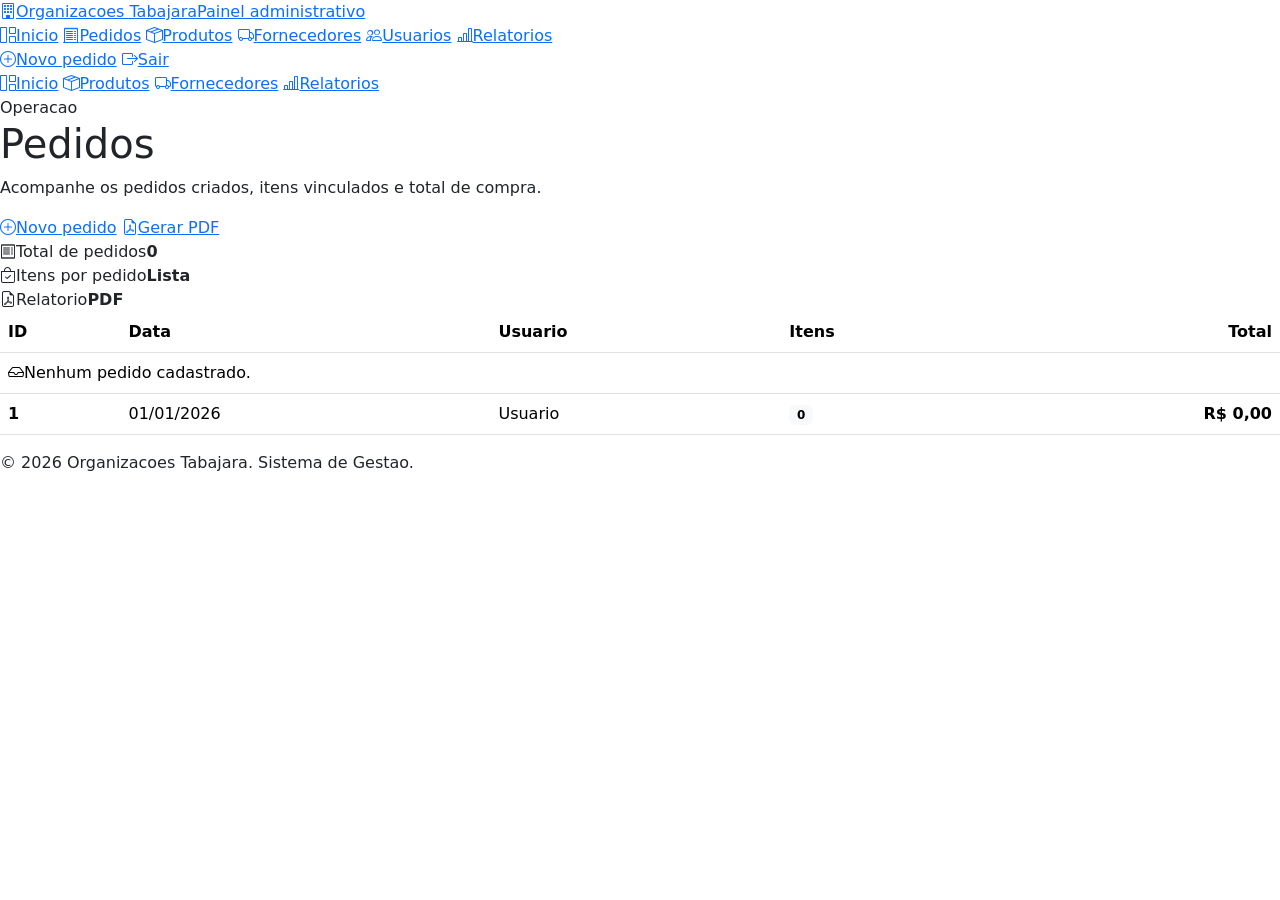
<file: src/main/resources/templates/pedido/listarPedido.html>
<!DOCTYPE html>
<html lang="pt-br" xmlns:th="http://www.thymeleaf.org">
<head>
    <meta charset="UTF-8">
    <meta name="viewport" content="width=device-width, initial-scale=1.0">
    <title>Pedidos - Organizacoes Tabajara</title>
    <link href="https://cdn.jsdelivr.net/npm/bootstrap@5.3.2/dist/css/bootstrap.min.css" rel="stylesheet">
    <link href="https://cdn.jsdelivr.net/npm/bootstrap-icons@1.11.1/font/bootstrap-icons.css" rel="stylesheet">
    <link href="https://fonts.googleapis.com/css2?family=Inter:wght@400;500;600;700;800;900&display=swap" rel="stylesheet">
    <link th:href="@{/css/tabajara.css}" rel="stylesheet">
</head>
<body>
<div class="app-shell">
    <aside class="sidebar">
        <a class="brand" th:href="@{/home}"><span class="brand-mark"><i class="bi bi-building"></i></span><span><span class="brand-name">Organizacoes Tabajara</span><span class="brand-subtitle">Painel administrativo</span></span></a>
        <nav class="side-nav">
            <a class="side-link" th:href="@{/home}"><i class="bi bi-grid-1x2"></i>Inicio</a>
            <a class="side-link active" th:href="@{/pedidos/criar}"><i class="bi bi-receipt-cutoff"></i>Pedidos</a>
            <a class="side-link" th:href="@{/produtos/listar}"><i class="bi bi-box-seam"></i>Produtos</a>
            <a class="side-link" th:href="@{/fornecedores/listar}"><i class="bi bi-truck"></i>Fornecedores</a>
            <a class="side-link" th:href="@{/usuarios/listar}"><i class="bi bi-people"></i>Usuarios</a>
            <a class="side-link" th:href="@{/relatorios/pedidos}"><i class="bi bi-bar-chart-line"></i>Relatorios</a>
        </nav>
        <div class="side-actions">
            <a class="side-button" th:href="@{/pedidos/criar}"><i class="bi bi-plus-circle"></i>Novo pedido</a>
            <a class="side-button logout-link" th:href="@{/logout}"><i class="bi bi-box-arrow-right"></i>Sair</a>
        </div>
    </aside>

    <main class="content">
        <nav class="mobile-menu">
            <a class="side-link" th:href="@{/home}"><i class="bi bi-grid-1x2"></i>Inicio</a>
            <a class="side-link" th:href="@{/produtos/listar}"><i class="bi bi-box-seam"></i>Produtos</a>
            <a class="side-link" th:href="@{/fornecedores/listar}"><i class="bi bi-truck"></i>Fornecedores</a>
            <a class="side-link" th:href="@{/relatorios/pedidos}"><i class="bi bi-bar-chart-line"></i>Relatorios</a>
        </nav>
        <header class="page-top">
            <div>
                <div class="eyebrow">Operacao</div>
                <h1 class="page-title">Pedidos</h1>
                <p class="page-subtitle">Acompanhe os pedidos criados, itens vinculados e total de compra.</p>
            </div>
            <div class="page-actions">
                <a class="action-button primary" th:href="@{/pedidos/criar}"><i class="bi bi-plus-circle"></i>Novo pedido</a>
                <a class="action-button" th:href="@{/relatorios/pedidos/pdf}"><i class="bi bi-file-earmark-pdf"></i>Gerar PDF</a>
            </div>
        </header>

        <section class="summary-grid">
            <article class="summary-card pedidos"><span class="module-icon"><i class="bi bi-receipt"></i></span><span>Total de pedidos</span><strong th:text="${pedidos != null ? pedidos.size() : 0}">0</strong></article>
            <article class="summary-card produtos"><span class="module-icon"><i class="bi bi-bag-check"></i></span><span>Itens por pedido</span><strong>Lista</strong></article>
            <article class="summary-card relatorios"><span class="module-icon"><i class="bi bi-file-earmark-pdf"></i></span><span>Relatorio</span><strong>PDF</strong></article>
        </section>

        <section class="panel table-card">
            <div class="table-responsive">
                <table class="table table-hover align-middle">
                    <thead>
                    <tr>
                        <th>ID</th>
                        <th>Data</th>
                        <th>Usuario</th>
                        <th>Itens</th>
                        <th class="text-end">Total</th>
                    </tr>
                    </thead>
                    <tbody>
                    <tr th:if="${pedidos == null || pedidos.isEmpty()}">
                        <td colspan="5"><div class="empty-state"><i class="bi bi-inbox"></i>Nenhum pedido cadastrado.</div></td>
                    </tr>
                    <tr th:each="pedido : ${pedidos}">
                        <td><strong th:text="${pedido.idPedido}">1</strong></td>
                        <td th:text="${pedido.dataPedido != null ? #temporals.format(pedido.dataPedido, 'dd/MM/yyyy') : '-'}">01/01/2026</td>
                        <td th:text="${pedido.usuario != null ? pedido.usuario.nomeUsuario : 'Sem usuario'}">Usuario</td>
                        <td><span class="badge text-bg-light" th:text="${pedido.itens != null ? pedido.itens.size() : 0}">0</span></td>
                        <td class="text-end fw-bold" th:text="${'R$ ' + #numbers.formatDecimal(pedido.totalPedido, 1, 'POINT', 2, 'COMMA')}">R$ 0,00</td>
                    </tr>
                    </tbody>
                </table>
            </div>
        </section>
        <footer class="footer"><p class="mb-0">&copy; 2026 Organizacoes Tabajara. Sistema de Gestao.</p></footer>
    </main>
</div>
</body>
</html>
</file>
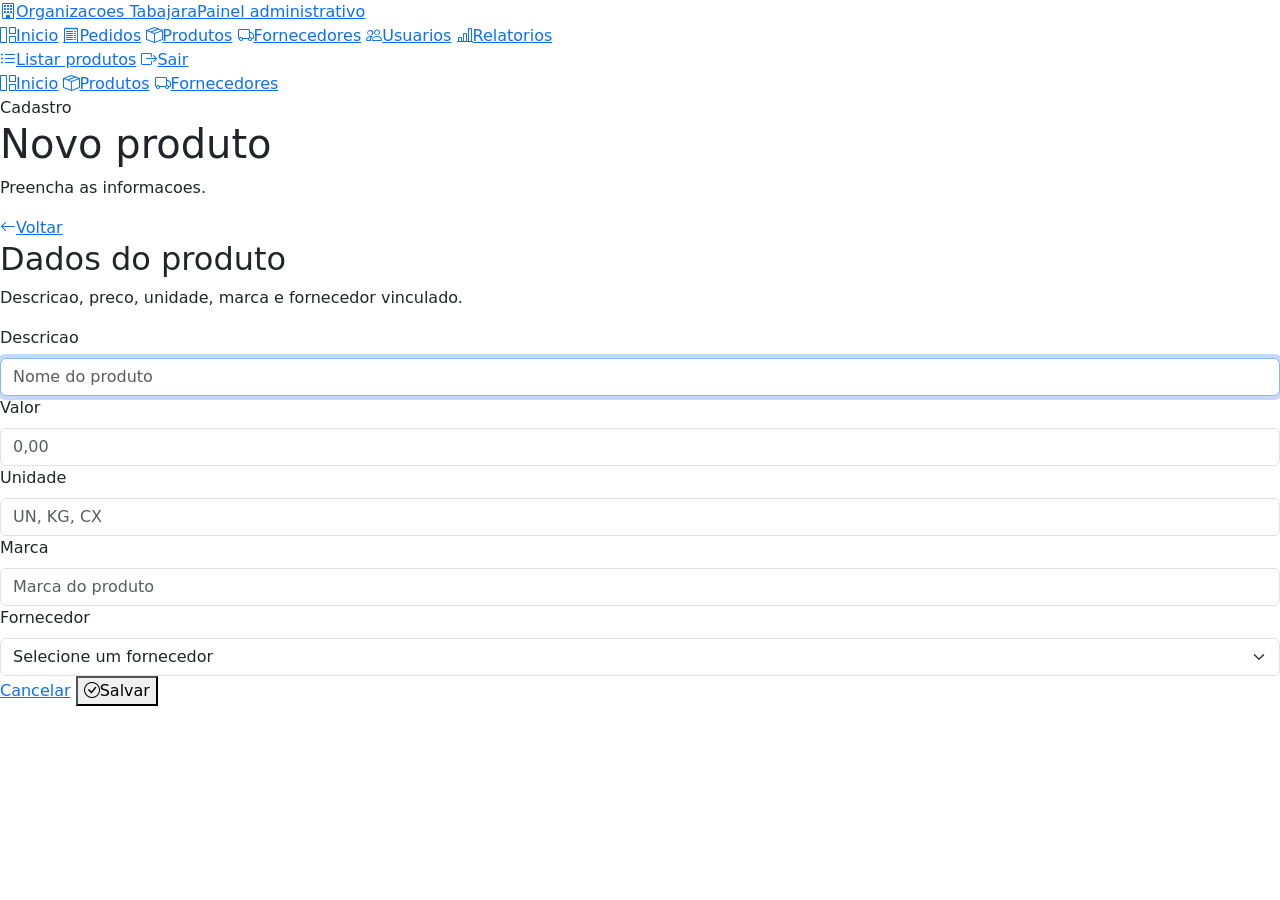
<file: src/main/resources/templates/produto/formularioProduto.html>
<!DOCTYPE html>
<html lang="pt-br" xmlns:th="http://www.thymeleaf.org">
<head>
    <meta charset="UTF-8">
    <meta name="viewport" content="width=device-width, initial-scale=1.0">
    <title>Produto - Organizacoes Tabajara</title>
    <link href="https://cdn.jsdelivr.net/npm/bootstrap@5.3.2/dist/css/bootstrap.min.css" rel="stylesheet">
    <link href="https://cdn.jsdelivr.net/npm/bootstrap-icons@1.11.1/font/bootstrap-icons.css" rel="stylesheet">
    <link href="https://fonts.googleapis.com/css2?family=Inter:wght@400;500;600;700;800;900&display=swap" rel="stylesheet">
    <link th:href="@{/css/tabajara.css}" rel="stylesheet">
</head>
<body>
<div class="app-shell">
    <aside class="sidebar">
        <a class="brand" th:href="@{/home}"><span class="brand-mark"><i class="bi bi-building"></i></span><span><span class="brand-name">Organizacoes Tabajara</span><span class="brand-subtitle">Painel administrativo</span></span></a>
        <nav class="side-nav">
            <a class="side-link" th:href="@{/home}"><i class="bi bi-grid-1x2"></i>Inicio</a>
            <a class="side-link" th:href="@{/pedidos/criar}"><i class="bi bi-receipt-cutoff"></i>Pedidos</a>
            <a class="side-link active" th:href="@{/produtos/listar}"><i class="bi bi-box-seam"></i>Produtos</a>
            <a class="side-link" th:href="@{/fornecedores/listar}"><i class="bi bi-truck"></i>Fornecedores</a>
            <a class="side-link" th:href="@{/usuarios/listar}"><i class="bi bi-people"></i>Usuarios</a>
            <a class="side-link" th:href="@{/relatorios/pedidos}"><i class="bi bi-bar-chart-line"></i>Relatorios</a>
        </nav>
        <div class="side-actions">
            <a class="side-button" th:href="@{/produtos/listar}"><i class="bi bi-list-ul"></i>Listar produtos</a>
            <a class="side-button logout-link" th:href="@{/logout}"><i class="bi bi-box-arrow-right"></i>Sair</a>
        </div>
    </aside>
    <main class="content">
        <nav class="mobile-menu">
            <a class="side-link" th:href="@{/home}"><i class="bi bi-grid-1x2"></i>Inicio</a>
            <a class="side-link" th:href="@{/produtos/listar}"><i class="bi bi-box-seam"></i>Produtos</a>
            <a class="side-link" th:href="@{/fornecedores/listar}"><i class="bi bi-truck"></i>Fornecedores</a>
        </nav>
        <header class="page-top">
            <div>
                <div class="eyebrow">Cadastro</div>
                <h1 class="page-title" th:text="${produto.idProduto != null} ? 'Editar produto' : 'Novo produto'">Novo produto</h1>
                <p class="page-subtitle" th:text="${produto.idProduto != null} ? 'Atualize os dados do produto selecionado.' : 'Preencha as informacoes para cadastrar um novo produto.'">Preencha as informacoes.</p>
            </div>
            <div class="page-actions">
                <a class="action-button" th:href="@{/produtos/listar}"><i class="bi bi-arrow-left"></i>Voltar</a>
            </div>
        </header>

        <section class="panel">
            <div class="panel-header">
                <h2 class="panel-title">Dados do produto</h2>
                <p class="panel-subtitle">Descricao, preco, unidade, marca e fornecedor vinculado.</p>
            </div>
            <div class="panel-body">
                <form th:action="@{/produtos/salvar}" method="POST" th:object="${produto}">
                    <input type="hidden" th:field="*{idProduto}">
                    <div class="form-grid">
                        <div class="full">
                            <label class="form-label" for="descricaoProduto">Descricao</label>
                            <input class="form-control" id="descricaoProduto" type="text" th:field="*{descricaoProduto}" placeholder="Nome do produto" required>
                        </div>
                        <div>
                            <label class="form-label" for="valorProduto">Valor</label>
                            <input class="form-control" id="valorProduto" type="number" step="0.01" min="0" th:field="*{valorProduto}" placeholder="0,00" required>
                        </div>
                        <div>
                            <label class="form-label" for="unidadeProduto">Unidade</label>
                            <input class="form-control" id="unidadeProduto" type="text" th:field="*{unidadeProduto}" placeholder="UN, KG, CX" required>
                        </div>
                        <div>
                            <label class="form-label" for="marcaProduto">Marca</label>
                            <input class="form-control" id="marcaProduto" type="text" th:field="*{marcaProduto}" placeholder="Marca do produto" required>
                        </div>
                        <div>
                            <label class="form-label" for="fornecedor">Fornecedor</label>
                            <select class="form-select" id="fornecedor" th:field="*{fornecedor.idFornecedor}" required>
                                <option value="">Selecione um fornecedor</option>
                                <option th:each="fornecedor : ${fornecedores}" th:value="${fornecedor.idFornecedor}" th:text="${fornecedor.nomeFornecedor}">Fornecedor</option>
                            </select>
                        </div>
                    </div>
                    <div class="form-footer">
                        <a class="form-button" th:href="@{/produtos/listar}">Cancelar</a>
                        <button type="submit" class="form-button primary"><i class="bi bi-check-circle"></i><span th:text="${produto.idProduto != null} ? 'Atualizar produto' : 'Criar produto'">Salvar</span></button>
                    </div>
                </form>
            </div>
        </section>
    </main>
</div>
<script>document.getElementById('descricaoProduto')?.focus();</script>
</body>
</html>
</file>
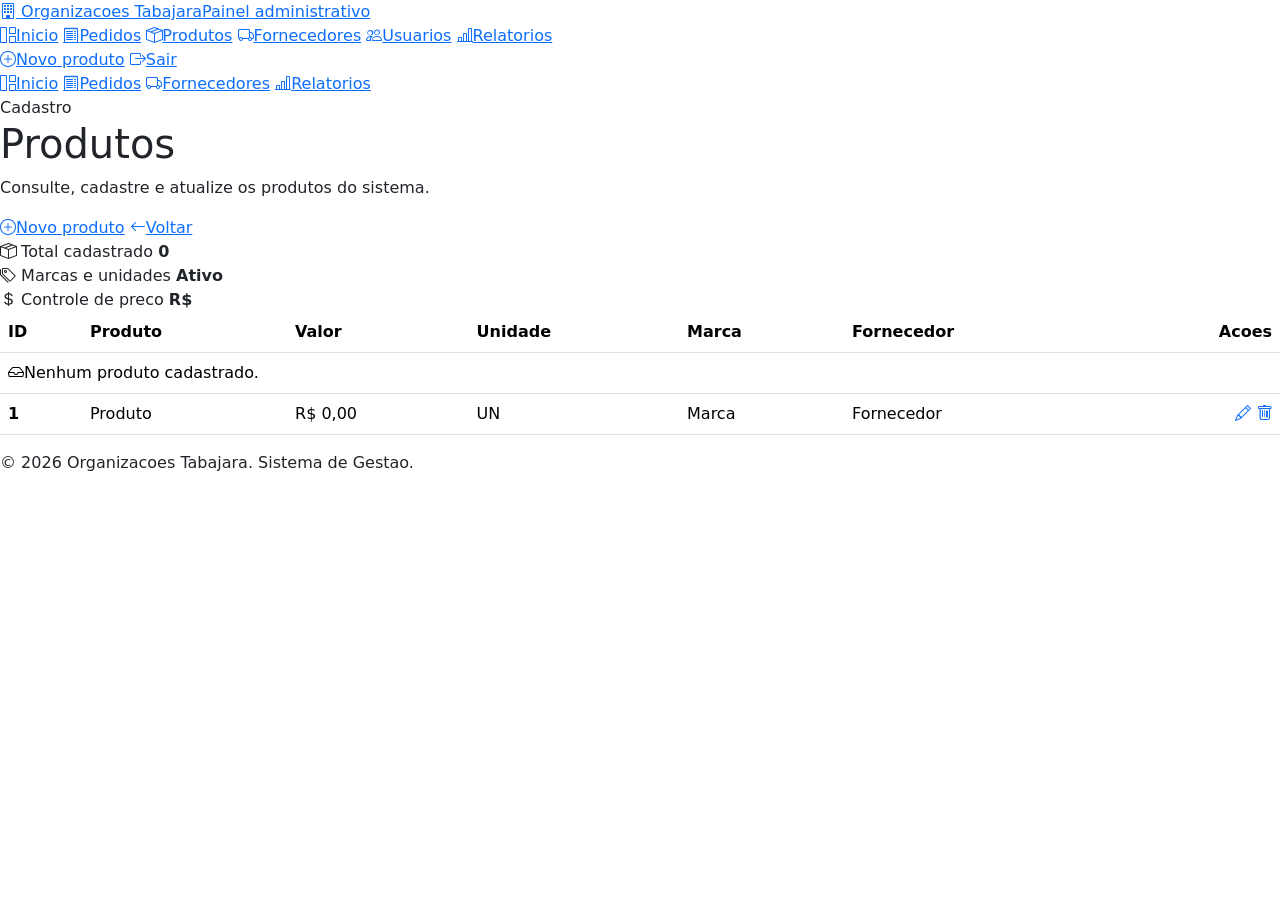
<file: src/main/resources/templates/produto/listarProdutos.html>
<!DOCTYPE html>
<html lang="pt-br" xmlns:th="http://www.thymeleaf.org">
<head>
    <meta charset="UTF-8">
    <meta name="viewport" content="width=device-width, initial-scale=1.0">
    <title>Produtos - Organizacoes Tabajara</title>
    <link href="https://cdn.jsdelivr.net/npm/bootstrap@5.3.2/dist/css/bootstrap.min.css" rel="stylesheet">
    <link href="https://cdn.jsdelivr.net/npm/bootstrap-icons@1.11.1/font/bootstrap-icons.css" rel="stylesheet">
    <link href="https://fonts.googleapis.com/css2?family=Inter:wght@400;500;600;700;800;900&display=swap" rel="stylesheet">
    <link th:href="@{/css/tabajara.css}" rel="stylesheet">
</head>
<body>
<div class="app-shell">
    <aside class="sidebar">
        <a class="brand" th:href="@{/home}">
            <span class="brand-mark"><i class="bi bi-building"></i></span>
            <span><span class="brand-name">Organizacoes Tabajara</span><span class="brand-subtitle">Painel administrativo</span></span>
        </a>
        <nav class="side-nav">
            <a class="side-link" th:href="@{/home}"><i class="bi bi-grid-1x2"></i>Inicio</a>
            <a class="side-link" th:href="@{/pedidos/criar}"><i class="bi bi-receipt-cutoff"></i>Pedidos</a>
            <a class="side-link active" th:href="@{/produtos/listar}"><i class="bi bi-box-seam"></i>Produtos</a>
            <a class="side-link" th:href="@{/fornecedores/listar}"><i class="bi bi-truck"></i>Fornecedores</a>
            <a class="side-link" th:href="@{/usuarios/listar}"><i class="bi bi-people"></i>Usuarios</a>
            <a class="side-link" th:href="@{/relatorios/pedidos}"><i class="bi bi-bar-chart-line"></i>Relatorios</a>
        </nav>
        <div class="side-actions">
            <a class="side-button" th:href="@{/produtos/criar}"><i class="bi bi-plus-circle"></i>Novo produto</a>
            <a class="side-button logout-link" th:href="@{/logout}"><i class="bi bi-box-arrow-right"></i>Sair</a>
        </div>
    </aside>

    <main class="content">
        <nav class="mobile-menu">
            <a class="side-link" th:href="@{/home}"><i class="bi bi-grid-1x2"></i>Inicio</a>
            <a class="side-link" th:href="@{/pedidos/criar}"><i class="bi bi-receipt-cutoff"></i>Pedidos</a>
            <a class="side-link" th:href="@{/fornecedores/listar}"><i class="bi bi-truck"></i>Fornecedores</a>
            <a class="side-link" th:href="@{/relatorios/pedidos}"><i class="bi bi-bar-chart-line"></i>Relatorios</a>
        </nav>

        <header class="page-top">
            <div>
                <div class="eyebrow">Cadastro</div>
                <h1 class="page-title">Produtos</h1>
                <p class="page-subtitle">Consulte, cadastre e atualize os produtos do sistema.</p>
            </div>
            <div class="page-actions">
                <a class="action-button primary" th:href="@{/produtos/criar}"><i class="bi bi-plus-circle"></i>Novo produto</a>
                <a class="action-button" th:href="@{/home}"><i class="bi bi-arrow-left"></i>Voltar</a>
            </div>
        </header>

        <section class="summary-grid">
            <article class="summary-card produtos">
                <span class="module-icon"><i class="bi bi-box-seam"></i></span>
                <span>Total cadastrado</span>
                <strong th:text="${produtos != null ? produtos.size() : 0}">0</strong>
            </article>
            <article class="summary-card fornecedores">
                <span class="module-icon"><i class="bi bi-tags"></i></span>
                <span>Marcas e unidades</span>
                <strong>Ativo</strong>
            </article>
            <article class="summary-card relatorios">
                <span class="module-icon"><i class="bi bi-currency-dollar"></i></span>
                <span>Controle de preco</span>
                <strong>R$</strong>
            </article>
        </section>

        <section class="panel table-card">
            <div class="table-responsive">
                <table class="table table-hover align-middle">
                    <thead>
                    <tr>
                        <th>ID</th>
                        <th>Produto</th>
                        <th>Valor</th>
                        <th>Unidade</th>
                        <th>Marca</th>
                        <th>Fornecedor</th>
                        <th class="text-end">Acoes</th>
                    </tr>
                    </thead>
                    <tbody>
                    <tr th:if="${produtos == null || produtos.isEmpty()}">
                        <td colspan="7">
                            <div class="empty-state"><i class="bi bi-inbox"></i>Nenhum produto cadastrado.</div>
                        </td>
                    </tr>
                    <tr th:each="produto : ${produtos}">
                        <td><strong th:text="${produto.idProduto}">1</strong></td>
                        <td th:text="${produto.descricaoProduto}">Produto</td>
                        <td th:text="${'R$ ' + #numbers.formatDecimal(produto.valorProduto, 1, 'POINT', 2, 'COMMA')}">R$ 0,00</td>
                        <td th:text="${produto.unidadeProduto}">UN</td>
                        <td th:text="${produto.marcaProduto}">Marca</td>
                        <td th:text="${produto.fornecedor != null ? produto.fornecedor.nomeFornecedor : 'Sem fornecedor'}">Fornecedor</td>
                        <td class="text-end">
                            <a class="table-button" th:href="@{/produtos/editar/{id}(id=${produto.idProduto})}" title="Editar"><i class="bi bi-pencil"></i></a>
                            <a class="table-button danger" th:href="@{/produtos/excluir/{id}(id=${produto.idProduto})}" onclick="return confirm('Excluir este produto?')" title="Excluir"><i class="bi bi-trash"></i></a>
                        </td>
                    </tr>
                    </tbody>
                </table>
            </div>
        </section>

        <footer class="footer"><p class="mb-0">&copy; 2026 Organizacoes Tabajara. Sistema de Gestao.</p></footer>
    </main>
</div>
</body>
</html>
</file>
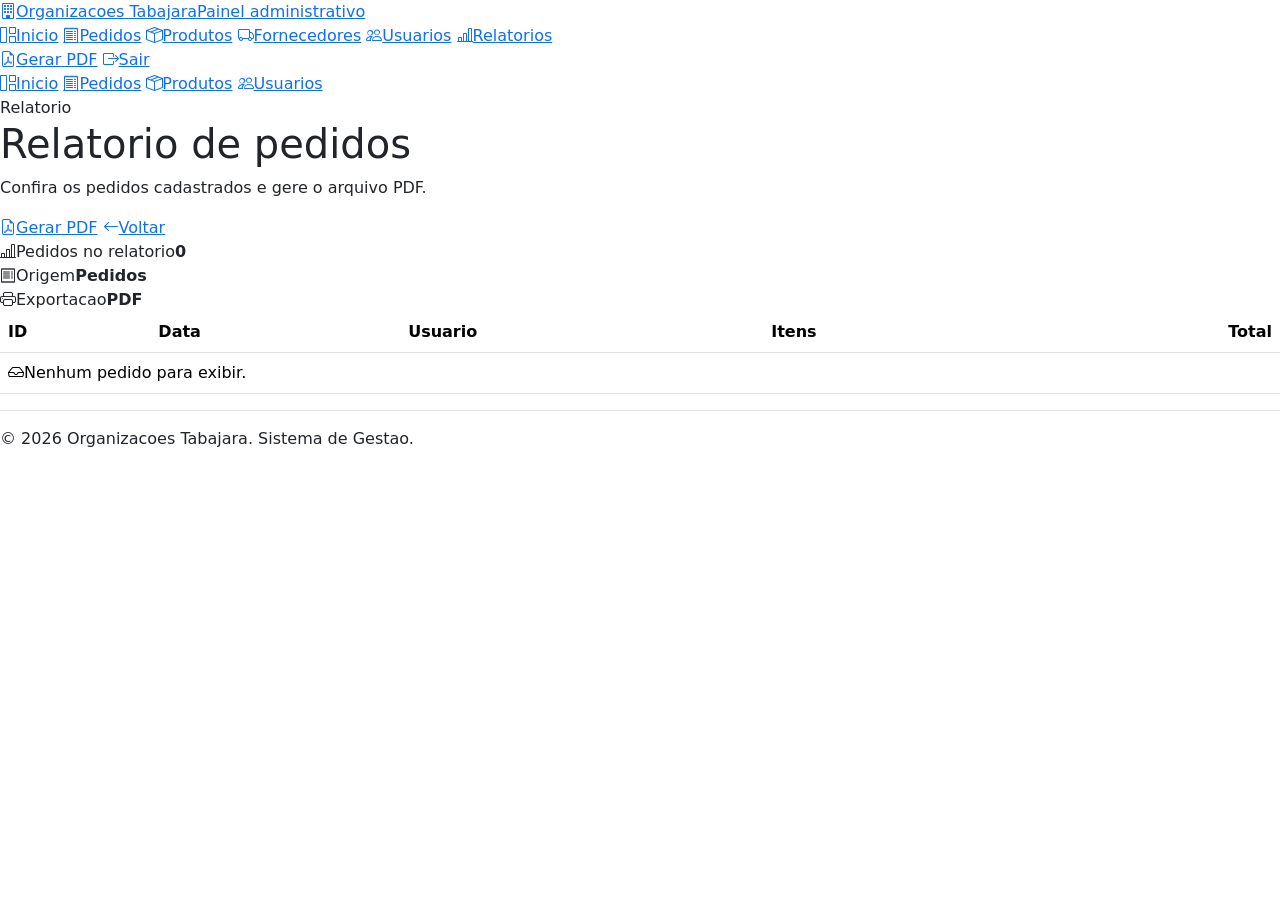
<file: src/main/resources/templates/relatorio/relatorioPedidos.html>
<!DOCTYPE html>
<html lang="pt-br" xmlns:th="http://www.thymeleaf.org">
<head>
    <meta charset="UTF-8">
    <meta name="viewport" content="width=device-width, initial-scale=1.0">
    <title>Relatorio de Pedidos - Organizacoes Tabajara</title>
    <link href="https://cdn.jsdelivr.net/npm/bootstrap@5.3.2/dist/css/bootstrap.min.css" rel="stylesheet">
    <link href="https://cdn.jsdelivr.net/npm/bootstrap-icons@1.11.1/font/bootstrap-icons.css" rel="stylesheet">
    <link href="https://fonts.googleapis.com/css2?family=Inter:wght@400;500;600;700;800;900&display=swap" rel="stylesheet">
    <link th:href="@{/css/tabajara.css}" rel="stylesheet">
</head>
<body>
<div class="app-shell">
    <aside class="sidebar">
        <a class="brand" th:href="@{/home}"><span class="brand-mark"><i class="bi bi-building"></i></span><span><span class="brand-name">Organizacoes Tabajara</span><span class="brand-subtitle">Painel administrativo</span></span></a>
        <nav class="side-nav">
            <a class="side-link" th:href="@{/home}"><i class="bi bi-grid-1x2"></i>Inicio</a>
            <a class="side-link" th:href="@{/pedidos/criar}"><i class="bi bi-receipt-cutoff"></i>Pedidos</a>
            <a class="side-link" th:href="@{/produtos/listar}"><i class="bi bi-box-seam"></i>Produtos</a>
            <a class="side-link" th:href="@{/fornecedores/listar}"><i class="bi bi-truck"></i>Fornecedores</a>
            <a class="side-link" th:href="@{/usuarios/listar}"><i class="bi bi-people"></i>Usuarios</a>
            <a class="side-link active" th:href="@{/relatorios/pedidos}"><i class="bi bi-bar-chart-line"></i>Relatorios</a>
        </nav>
        <div class="side-actions">
            <a class="side-button" th:href="@{/relatorios/pedidos/pdf}"><i class="bi bi-file-earmark-pdf"></i>Gerar PDF</a>
            <a class="side-button logout-link" th:href="@{/logout}"><i class="bi bi-box-arrow-right"></i>Sair</a>
        </div>
    </aside>

    <main class="content">
        <nav class="mobile-menu">
            <a class="side-link" th:href="@{/home}"><i class="bi bi-grid-1x2"></i>Inicio</a>
            <a class="side-link" th:href="@{/pedidos/criar}"><i class="bi bi-receipt-cutoff"></i>Pedidos</a>
            <a class="side-link" th:href="@{/produtos/listar}"><i class="bi bi-box-seam"></i>Produtos</a>
            <a class="side-link" th:href="@{/usuarios/listar}"><i class="bi bi-people"></i>Usuarios</a>
        </nav>
        <header class="page-top">
            <div>
                <div class="eyebrow">Relatorio</div>
                <h1 class="page-title">Relatorio de pedidos</h1>
                <p class="page-subtitle">Confira os pedidos cadastrados e gere o arquivo PDF.</p>
            </div>
            <div class="page-actions">
                <a class="action-button primary" th:href="@{/relatorios/pedidos/pdf}"><i class="bi bi-file-earmark-pdf"></i>Gerar PDF</a>
                <a class="action-button" th:href="@{/home}"><i class="bi bi-arrow-left"></i>Voltar</a>
            </div>
        </header>

        <section class="summary-grid">
            <article class="summary-card relatorios"><span class="module-icon"><i class="bi bi-bar-chart-line"></i></span><span>Pedidos no relatorio</span><strong th:text="${pedidos != null ? pedidos.size() : 0}">0</strong></article>
            <article class="summary-card pedidos"><span class="module-icon"><i class="bi bi-receipt"></i></span><span>Origem</span><strong>Pedidos</strong></article>
            <article class="summary-card produtos"><span class="module-icon"><i class="bi bi-printer"></i></span><span>Exportacao</span><strong>PDF</strong></article>
        </section>

        <section class="panel table-card">
            <div class="table-responsive">
                <table class="table table-hover align-middle">
                    <thead>
                    <tr>
                        <th>ID</th>
                        <th>Data</th>
                        <th>Usuario</th>
                        <th>Itens</th>
                        <th class="text-end">Total</th>
                    </tr>
                    </thead>
                    <tbody>
                    <tr th:if="${pedidos == null || pedidos.isEmpty()}">
                        <td colspan="5"><div class="empty-state"><i class="bi bi-inbox"></i>Nenhum pedido para exibir.</div></td>
                    </tr>
                    <tr th:each="pedido : ${pedidos}">
                        <td><strong th:text="${pedido.idPedido}"></strong></td>
                        <td th:text="${pedido.dataPedido}"></td>
                        <td th:text="${pedido.usuario != null ? pedido.usuario.nomeUsuario : 'Sem usuario'}"></td>
                        <td><span class="badge text-bg-light" th:text="${pedido.itens != null ? pedido.itens.size() : 0}"></span></td>
                        <td class="text-end fw-bold" th:text="${#numbers.formatCurrency(pedido.totalPedido)}"></td>
                    </tr>
                    </tbody>
                </table>
            </div>
        </section>
        <footer class="footer"><p class="mb-0">&copy; 2026 Organizacoes Tabajara. Sistema de Gestao.</p></footer>
    </main>
</div>
</body>
</html>
</file>
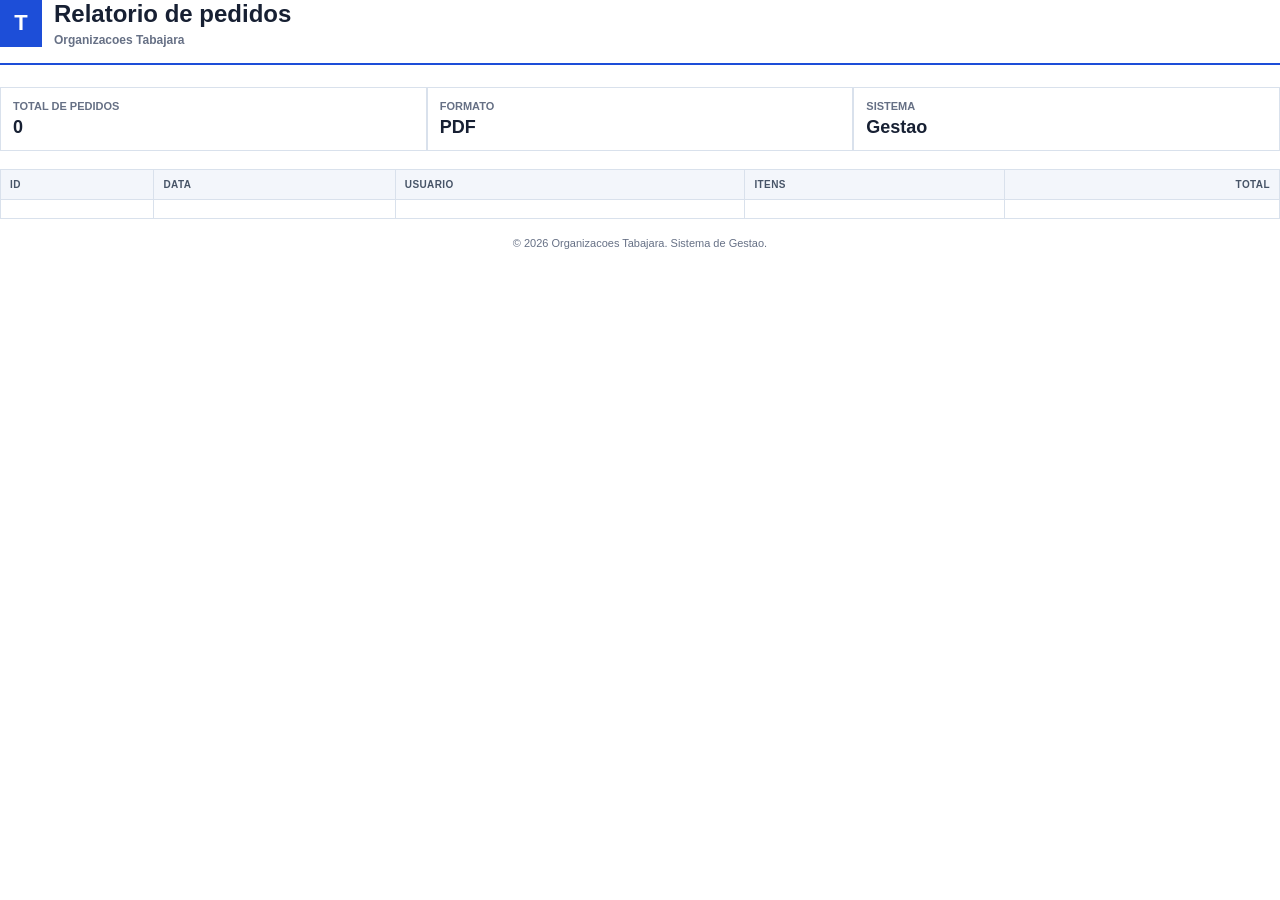
<file: src/main/resources/templates/relatorio/relatorioPedidosPdf.html>
<!DOCTYPE html>
<html lang="pt-br" xmlns:th="http://www.thymeleaf.org">
<head>
    <meta charset="UTF-8" />
    <title>Relatorio de Pedidos - PDF</title>
    <style>
        @page {
            size: A4;
            margin: 24mm 18mm;
        }

        body {
            margin: 0;
            font-family: Arial, sans-serif;
            color: #172033;
            background: #ffffff;
        }

        .report-header {
            border-bottom: 2px solid #1d4ed8;
            padding-bottom: 16px;
            margin-bottom: 22px;
        }

        .brand-row {
            display: table;
            width: 100%;
        }

        .brand-mark,
        .brand-text {
            display: table-cell;
            vertical-align: middle;
        }

        .brand-mark {
            width: 42px;
            height: 42px;
            background: #1d4ed8;
            color: #ffffff;
            text-align: center;
            font-size: 22px;
            font-weight: bold;
            line-height: 42px;
        }

        .brand-text {
            padding-left: 12px;
        }

        h1 {
            font-size: 24px;
            margin: 0;
            line-height: 1.2;
        }

        .subtitle {
            margin: 4px 0 0;
            color: #667085;
            font-size: 12px;
            font-weight: bold;
        }

        .summary {
            display: table;
            width: 100%;
            margin-bottom: 18px;
        }

        .summary-item {
            display: table-cell;
            width: 33.33%;
            border: 1px solid #d9e1ec;
            padding: 12px;
        }

        .summary-item span {
            display: block;
            color: #667085;
            font-size: 11px;
            font-weight: bold;
            text-transform: uppercase;
        }

        .summary-item strong {
            display: block;
            font-size: 18px;
            margin-top: 5px;
        }

        table {
            width: 100%;
            border-collapse: collapse;
            font-size: 12px;
        }

        th {
            background: #f3f6fb;
            color: #475467;
            text-transform: uppercase;
            letter-spacing: 0.04em;
            font-size: 10px;
            text-align: left;
            border: 1px solid #d9e1ec;
            padding: 9px;
        }

        td {
            border: 1px solid #d9e1ec;
            padding: 9px;
        }

        .text-right {
            text-align: right;
        }

        .footer {
            margin-top: 18px;
            color: #667085;
            font-size: 11px;
            text-align: center;
        }
    </style>
</head>
<body>
<header class="report-header">
    <div class="brand-row">
        <div class="brand-mark">T</div>
        <div class="brand-text">
            <h1>Relatorio de pedidos</h1>
            <p class="subtitle">Organizacoes Tabajara</p>
        </div>
    </div>
</header>

<section class="summary">
    <div class="summary-item">
        <span>Total de pedidos</span>
        <strong th:text="${pedidos != null ? pedidos.size() : 0}">0</strong>
    </div>
    <div class="summary-item">
        <span>Formato</span>
        <strong>PDF</strong>
    </div>
    <div class="summary-item">
        <span>Sistema</span>
        <strong>Gestao</strong>
    </div>
</section>

<table>
    <thead>
    <tr>
        <th>ID</th>
        <th>Data</th>
        <th>Usuario</th>
        <th>Itens</th>
        <th class="text-right">Total</th>
    </tr>
    </thead>
    <tbody>
    <tr th:each="pedido : ${pedidos}">
        <td th:text="${pedido.idPedido}"></td>
        <td th:text="${pedido.dataPedido}"></td>
        <td th:text="${pedido.usuario != null ? pedido.usuario.nomeUsuario : 'Sem usuario'}"></td>
        <td th:text="${pedido.itens != null ? pedido.itens.size() : 0}"></td>
        <td class="text-right" th:text="${#numbers.formatCurrency(pedido.totalPedido)}"></td>
    </tr>
    </tbody>
</table>

<p class="footer">&#169; 2026 Organizacoes Tabajara. Sistema de Gestao.</p>
</body>
</html>
</file>
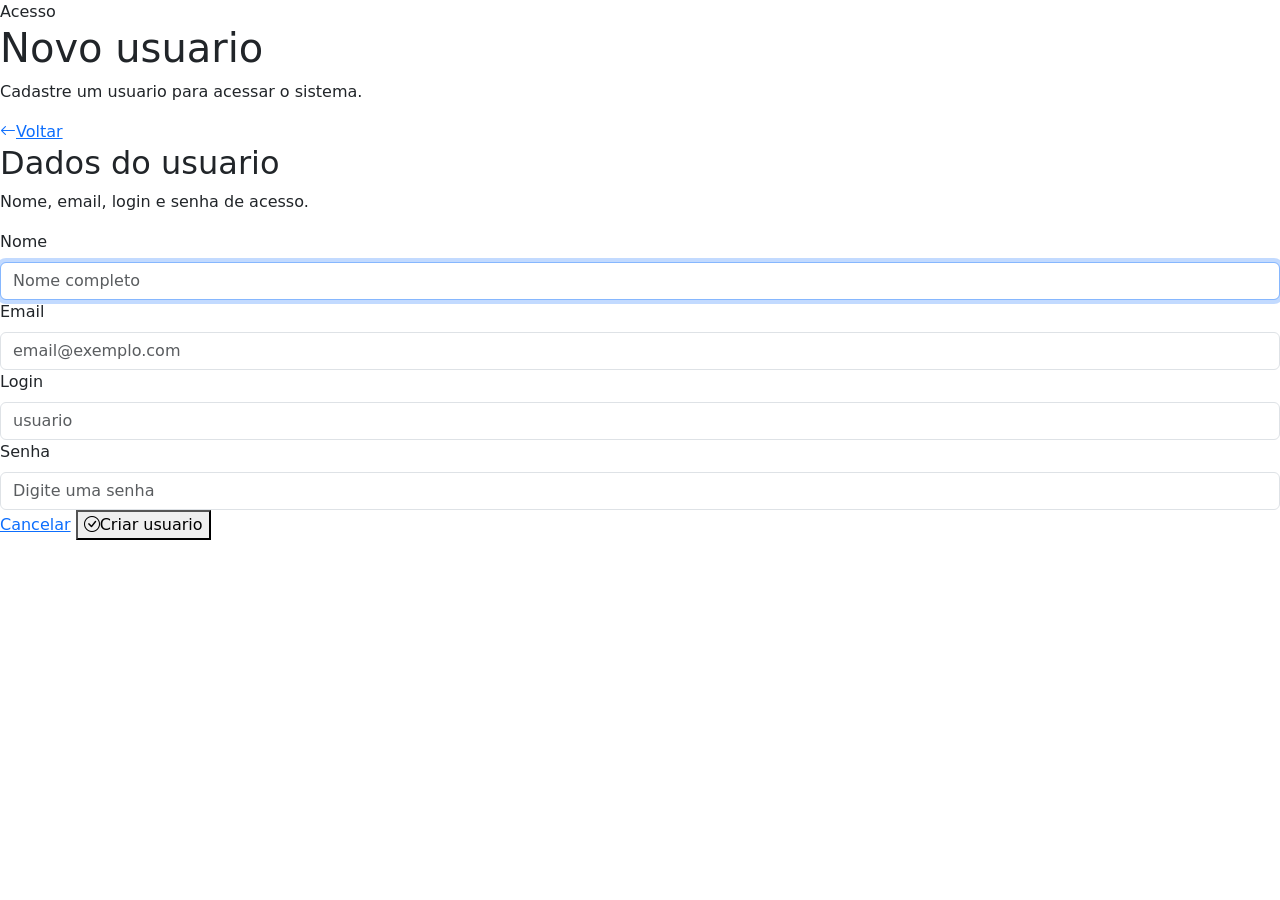
<file: src/main/resources/templates/Usuario/formularioUsuario.html>
<!DOCTYPE html>
<html lang="pt-br" xmlns:th="http://www.thymeleaf.org">
<head>
    <meta charset="UTF-8">
    <meta name="viewport" content="width=device-width, initial-scale=1.0">
    <title>Usuario - Organizacoes Tabajara</title>
    <link href="https://cdn.jsdelivr.net/npm/bootstrap@5.3.2/dist/css/bootstrap.min.css" rel="stylesheet">
    <link href="https://cdn.jsdelivr.net/npm/bootstrap-icons@1.11.1/font/bootstrap-icons.css" rel="stylesheet">
    <link href="https://fonts.googleapis.com/css2?family=Inter:wght@400;500;600;700;800;900&display=swap" rel="stylesheet">
    <link th:href="@{/css/tabajara.css}" rel="stylesheet">
</head>
<body>
<div class="page-shell">
    <main class="content">
       
        <header class="page-top">
            <div>
                <div class="eyebrow">Acesso</div>
                <h1 class="page-title">Novo usuario</h1>
                <p class="page-subtitle">Cadastre um usuario para acessar o sistema.</p>
            </div>
            <div class="page-actions"><a class="action-button" th:href="@{/usuarios/listar}"><i class="bi bi-arrow-left"></i>Voltar</a></div>
        </header>

        <section class="panel">
            <div class="panel-header">
                <h2 class="panel-title">Dados do usuario</h2>
                <p class="panel-subtitle">Nome, email, login e senha de acesso.</p>
            </div>
            <div class="panel-body">
                <form th:action="@{/usuarios/salvar}" th:object="${usuario}" method="post">
                    <div class="form-grid">
                        <div class="full">
                            <label class="form-label" for="nomeUsuario">Nome</label>
                            <input class="form-control" id="nomeUsuario" type="text" th:field="*{nomeUsuario}" placeholder="Nome completo" required>
                        </div>
                        <div>
                            <label class="form-label" for="emailUsuario">Email</label>
                            <input class="form-control" id="emailUsuario" type="email" th:field="*{emailUsuario}" placeholder="email@exemplo.com" required>
                        </div>
                        <div>
                            <label class="form-label" for="loginUsuario">Login</label>
                            <input class="form-control" id="loginUsuario" type="text" th:field="*{loginUsuario}" placeholder="usuario" required>
                        </div>
                        <div class="full">
                            <label class="form-label" for="senhaUsuario">Senha</label>
                            <input class="form-control" id="senhaUsuario" type="password" th:field="*{senhaUsuario}" placeholder="Digite uma senha" required>
                        </div>
                    </div>
                    <div class="form-footer">
                        <a class="form-button" th:href="@{/login}">Cancelar</a>
                        <button type="submit" class="form-button primary"><i class="bi bi-check-circle"></i>Criar usuario</button>
                    </div>
                </form>
            </div>
        </section>
    </main>
</div>
<script>document.getElementById('nomeUsuario')?.focus();</script>
</body>
</html>
</file>
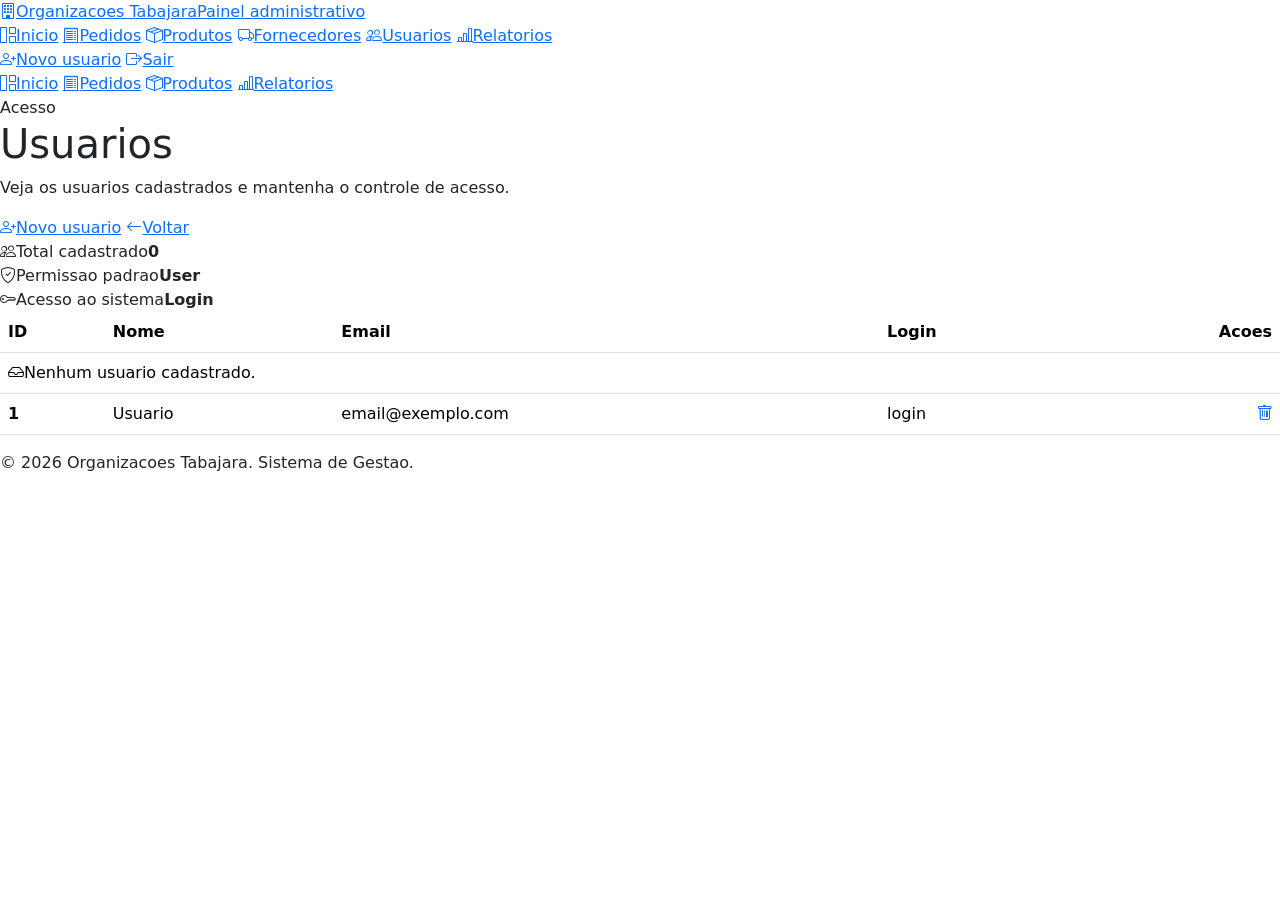
<file: src/main/resources/templates/Usuario/listarUsuario.html>
<!DOCTYPE html>
<html lang="pt-br" xmlns:th="http://www.thymeleaf.org">
<head>
    <meta charset="UTF-8">
    <meta name="viewport" content="width=device-width, initial-scale=1.0">
    <title>Usuarios - Organizacoes Tabajara</title>
    <link href="https://cdn.jsdelivr.net/npm/bootstrap@5.3.2/dist/css/bootstrap.min.css" rel="stylesheet">
    <link href="https://cdn.jsdelivr.net/npm/bootstrap-icons@1.11.1/font/bootstrap-icons.css" rel="stylesheet">
    <link href="https://fonts.googleapis.com/css2?family=Inter:wght@400;500;600;700;800;900&display=swap" rel="stylesheet">
    <link th:href="@{/css/tabajara.css}" rel="stylesheet">
</head>
<body>
<div class="app-shell">
    <aside class="sidebar">
        <a class="brand" th:href="@{/home}"><span class="brand-mark"><i class="bi bi-building"></i></span><span><span class="brand-name">Organizacoes Tabajara</span><span class="brand-subtitle">Painel administrativo</span></span></a>
        <nav class="side-nav">
            <a class="side-link" th:href="@{/home}"><i class="bi bi-grid-1x2"></i>Inicio</a>
            <a class="side-link" th:href="@{/pedidos/criar}"><i class="bi bi-receipt-cutoff"></i>Pedidos</a>
            <a class="side-link" th:href="@{/produtos/listar}"><i class="bi bi-box-seam"></i>Produtos</a>
            <a class="side-link" th:href="@{/fornecedores/listar}"><i class="bi bi-truck"></i>Fornecedores</a>
            <a class="side-link active" th:href="@{/usuarios/listar}"><i class="bi bi-people"></i>Usuarios</a>
            <a class="side-link" th:href="@{/relatorios/pedidos}"><i class="bi bi-bar-chart-line"></i>Relatorios</a>
        </nav>
        <div class="side-actions">
            <a class="side-button" th:href="@{/usuarios/criar}"><i class="bi bi-person-plus"></i>Novo usuario</a>
            <a class="side-button logout-link" th:href="@{/logout}"><i class="bi bi-box-arrow-right"></i>Sair</a>
        </div>
    </aside>

    <main class="content">
        <nav class="mobile-menu">
            <a class="side-link" th:href="@{/home}"><i class="bi bi-grid-1x2"></i>Inicio</a>
            <a class="side-link" th:href="@{/pedidos/criar}"><i class="bi bi-receipt-cutoff"></i>Pedidos</a>
            <a class="side-link" th:href="@{/produtos/listar}"><i class="bi bi-box-seam"></i>Produtos</a>
            <a class="side-link" th:href="@{/relatorios/pedidos}"><i class="bi bi-bar-chart-line"></i>Relatorios</a>
        </nav>
        <header class="page-top">
            <div>
                <div class="eyebrow">Acesso</div>
                <h1 class="page-title">Usuarios</h1>
                <p class="page-subtitle">Veja os usuarios cadastrados e mantenha o controle de acesso.</p>
            </div>
            <div class="page-actions">
                <a class="action-button primary" th:href="@{/usuarios/criar}"><i class="bi bi-person-plus"></i>Novo usuario</a>
                <a class="action-button" th:href="@{/home}"><i class="bi bi-arrow-left"></i>Voltar</a>
            </div>
        </header>

        <section class="summary-grid">
            <article class="summary-card usuarios"><span class="module-icon"><i class="bi bi-people"></i></span><span>Total cadastrado</span><strong th:text="${usuarios != null ? usuarios.size() : 0}">0</strong></article>
            <article class="summary-card produtos"><span class="module-icon"><i class="bi bi-shield-check"></i></span><span>Permissao padrao</span><strong>User</strong></article>
            <article class="summary-card pedidos"><span class="module-icon"><i class="bi bi-key"></i></span><span>Acesso ao sistema</span><strong>Login</strong></article>
        </section>

        <section class="panel table-card">
            <div class="table-responsive">
                <table class="table table-hover align-middle">
                    <thead>
                    <tr>
                        <th>ID</th>
                        <th>Nome</th>
                        <th>Email</th>
                        <th>Login</th>
                        <th class="text-end">Acoes</th>
                    </tr>
                    </thead>
                    <tbody>
                    <tr th:if="${usuarios == null || usuarios.isEmpty()}">
                        <td colspan="5"><div class="empty-state"><i class="bi bi-inbox"></i>Nenhum usuario cadastrado.</div></td>
                    </tr>
                    <tr th:each="u : ${usuarios}">
                        <td><strong th:text="${u.idUsuario}">1</strong></td>
                        <td th:text="${u.nomeUsuario}">Usuario</td>
                        <td th:text="${u.emailUsuario}">email@exemplo.com</td>
                        <td th:text="${u.loginUsuario}">login</td>
                        <td class="text-end">
                            <a class="table-button danger" th:href="@{/usuarios/excluir/{id}(id=${u.idUsuario})}" onclick="return confirm('Excluir este usuario?')" title="Excluir"><i class="bi bi-trash"></i></a>
                        </td>
                    </tr>
                    </tbody>
                </table>
            </div>
        </section>
        <footer class="footer"><p class="mb-0">&copy; 2026 Organizacoes Tabajara. Sistema de Gestao.</p></footer>
    </main>
</div>
</body>
</html>
</file>
